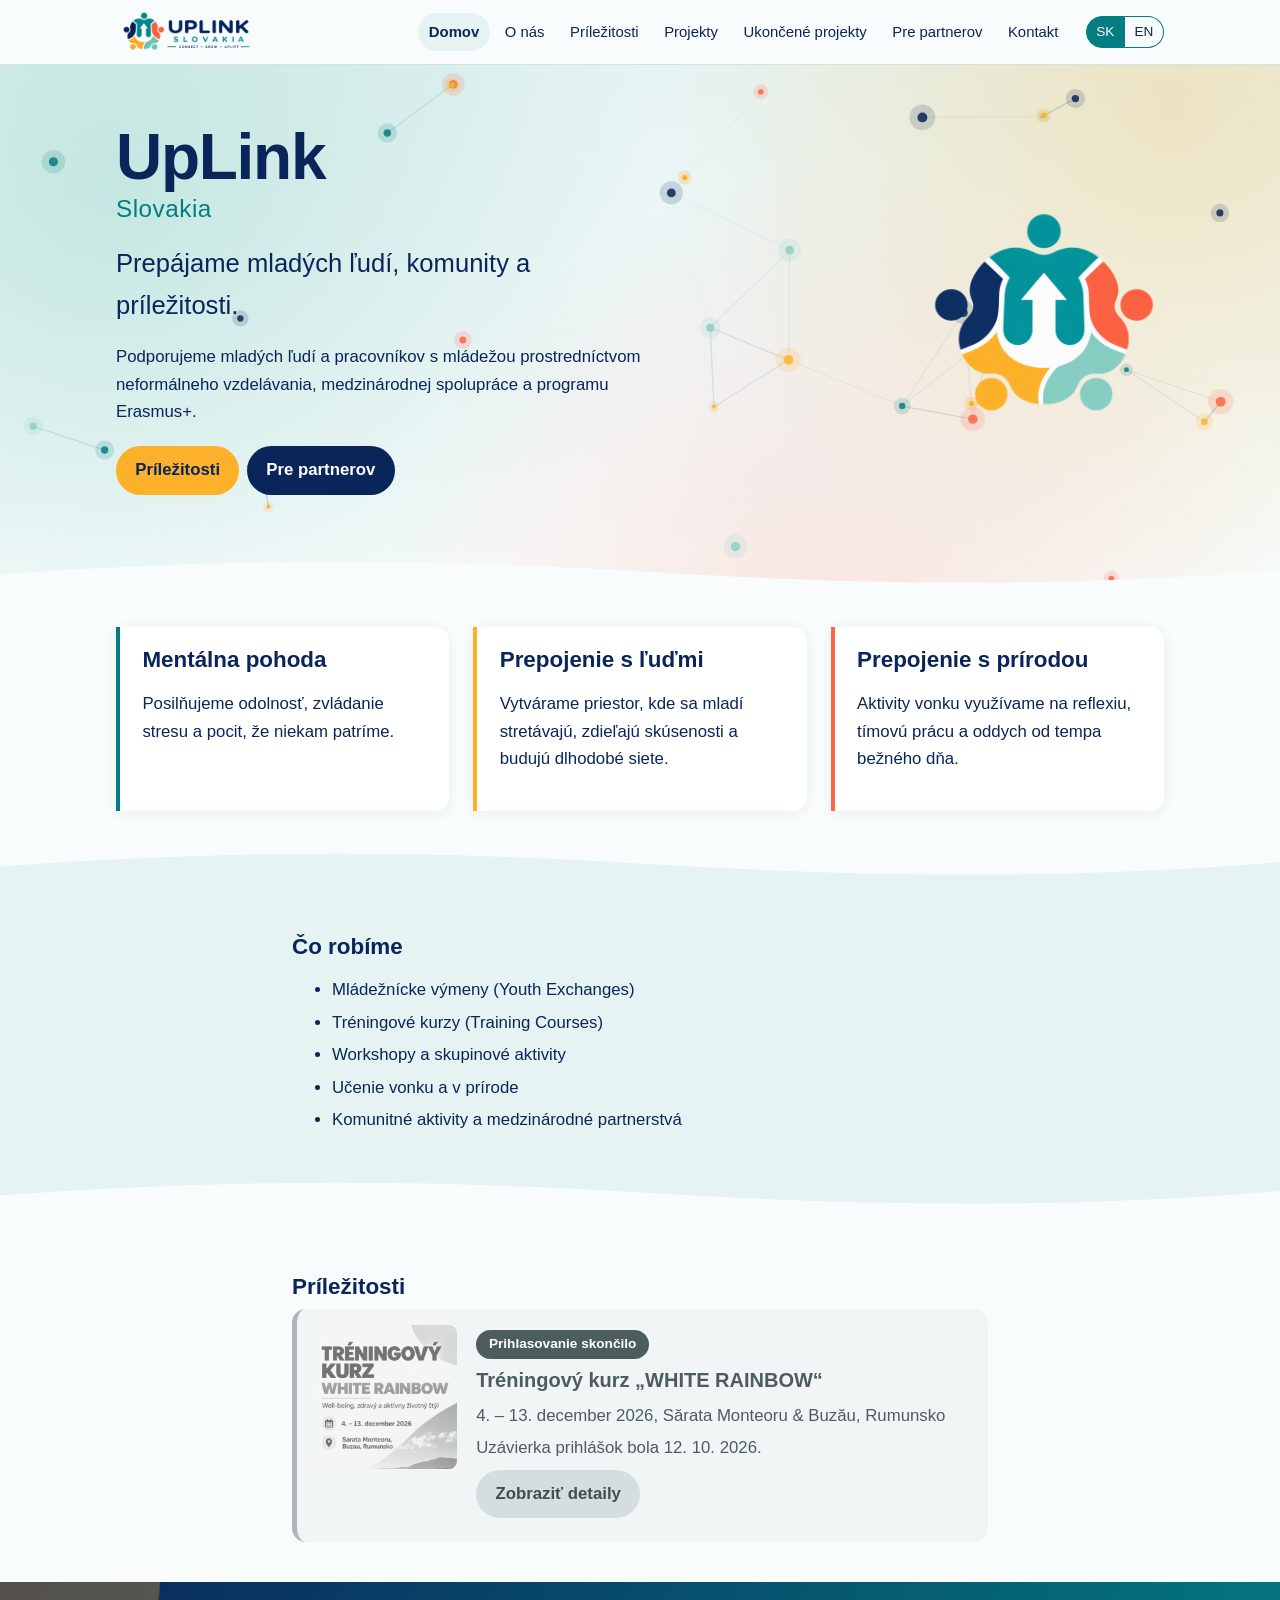
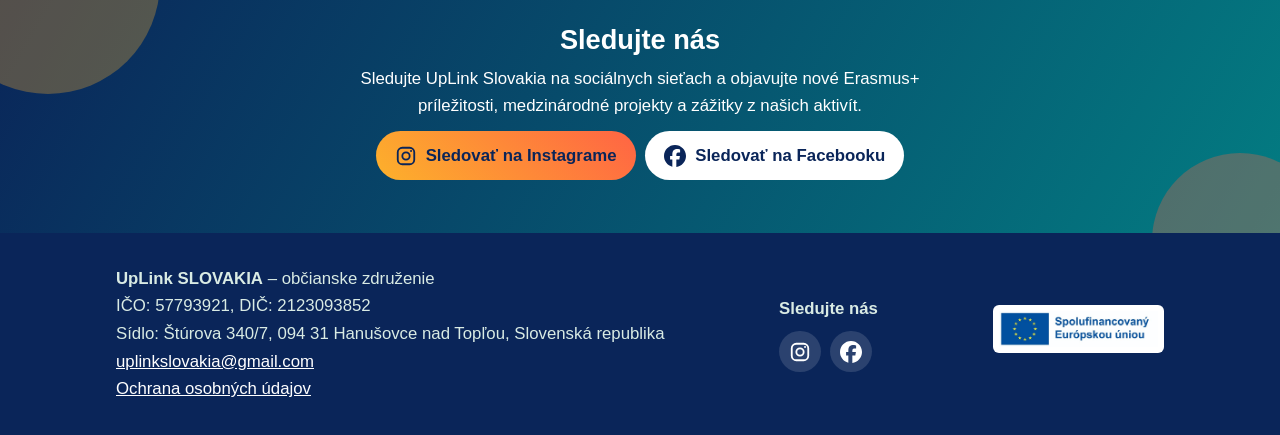
<file: index.html>
<!DOCTYPE html>
<html lang="sk" data-l="sk" data-tsk="Domov | UpLink Slovakia" data-ten="Home | UpLink Slovakia">
<head><meta charset="utf-8"><meta name="viewport" content="width=device-width,initial-scale=1">
<title>Domov | UpLink Slovakia</title><meta name="description" content="UpLink Slovakia zo Slovenska: neformálne vzdelávanie, mentálna pohoda a Erasmus+.">
<link rel="icon" href="/images/favicon.png"><link rel="stylesheet" href="/css/style.css"><script src="/js/site.js"></script></head>
<body><header><div class="wrap bar"><a class="logo" href="/"><img src="/images/logo-full.png" alt="UpLink Slovakia" height="48"></a>
<nav aria-label="Menu"><a href="/" aria-current="page"><span data-sk>Domov</span><span data-en>Home</span></a><a href="/about/"><span data-sk>O nás</span><span data-en>About us</span></a><a href="/opportunities/"><span data-sk>Príležitosti</span><span data-en>Opportunities</span></a><a href="/projects/"><span data-sk>Projekty</span><span data-en>Projects</span></a><a href="/completed-projects/"><span data-sk>Ukončené projekty</span><span data-en>Completed projects</span></a><a href="/partners/"><span data-sk>Pre partnerov</span><span data-en>For partners</span></a><a href="/contact/"><span data-sk>Kontakt</span><span data-en>Contact</span></a></nav>
<div class="lang"><button data-set="sk">SK</button><button data-set="en">EN</button></div></div></header>
<main><section class="hero"><canvas id="net" aria-hidden="true"></canvas><script src="/js/network.js" defer></script><div class="wrap"><div class="ht"><h1 class="brand">UpLink<small>Slovakia</small></h1>
<p class="lead" data-sk>Prepájame mladých ľudí, komunity a príležitosti.</p><p class="lead" data-en>Linking young people, communities and opportunities.</p>
<p class="sub" data-sk>Podporujeme mladých ľudí a pracovníkov s mládežou prostredníctvom neformálneho vzdelávania, medzinárodnej spolupráce a programu Erasmus+.</p><p class="sub" data-en>We support young people and youth workers through non-formal education, international cooperation and Erasmus+.</p>
<p><a class="btn sun" href="/opportunities/"><span data-sk>Príležitosti</span><span data-en>Opportunities</span></a> <a class="btn" href="/partners/"><span data-sk>Pre partnerov</span><span data-en>For partners</span></a></p></div><img class="mark" src="/images/logo-icon.png" alt="" width="240"></div></section>
<section class="s"><div class="wrap"><div class="cols">
<div style="--c:#037c82"><h2 data-sk>Mentálna pohoda</h2><h2 data-en>Mental well-being</h2><p data-sk>Posilňujeme odolnosť, zvládanie stresu a pocit, že niekam patríme.</p><p data-en>We build resilience, stress management and a sense of belonging.</p></div>
<div style="--c:#fdb12b"><h2 data-sk>Prepojenie s ľuďmi</h2><h2 data-en>Connection with people</h2><p data-sk>Vytvárame priestor, kde sa mladí stretávajú, zdieľajú skúsenosti a budujú dlhodobé siete.</p><p data-en>We create spaces where young people meet, share experiences and build lasting networks.</p></div>
<div style="--c:#ff6444"><h2 data-sk>Prepojenie s prírodou</h2><h2 data-en>Connection with nature</h2><p data-sk>Aktivity vonku využívame na reflexiu, tímovú prácu a oddych od tempa bežného dňa.</p><p data-en>We use outdoor activities for reflection, teamwork and a break from everyday pace.</p></div>
</div></div></section>
<section class="s alt"><div class="wrap narrow"><h2 data-sk>Čo robíme</h2><h2 data-en>What we do</h2>
<ul><li><span data-sk>Mládežnícke výmeny (Youth Exchanges)</span><span data-en>Youth Exchanges</span></li><li><span data-sk>Tréningové kurzy (Training Courses)</span><span data-en>Training Courses</span></li><li><span data-sk>Workshopy a skupinové aktivity</span><span data-en>Workshops and group activities</span></li><li><span data-sk>Učenie vonku a v prírode</span><span data-en>Outdoor and nature-based learning</span></li><li><span data-sk>Komunitné aktivity a medzinárodné partnerstvá</span><span data-en>Community activities and international partnerships</span></li></ul></div></section>
<section class="s"><div class="wrap narrow"><h2 data-sk>Príležitosti</h2><h2 data-en>Opportunities</h2>
<article class="opp closed"><div><img data-sk src="/images/white-rainbow-sk.jpg" alt="" loading="lazy"><img data-en src="/images/white-rainbow-en.jpg" alt="" loading="lazy"></div><div><p class="badge"><span data-sk>Prihlasovanie skončilo</span><span data-en>Applications closed</span></p><h3 data-sk>Tréningový kurz „WHITE RAINBOW“</h3><h3 data-en>Training course “WHITE RAINBOW”</h3><p data-sk>4. – 13. december 2026, Sărata Monteoru &amp; Buzău, Rumunsko</p><p data-en>4–13 December 2026, Sărata Monteoru &amp; Buzău, Romania</p><p data-sk>Uzávierka prihlášok bola 12. 10. 2026.</p><p data-en>The application deadline was 12 October 2026.</p><p><a class="btn" href="/opportunities/white-rainbow/"><span data-sk>Zobraziť detaily</span><span data-en>View details</span></a></p></div></article></div></section>
<section class="s soc-s"><div class="wrap narrow"><h2 data-sk>Sledujte nás</h2><h2 data-en>Follow us</h2><p data-sk>Sledujte UpLink Slovakia na sociálnych sieťach a objavujte nové Erasmus+ príležitosti, medzinárodné projekty a zážitky z našich aktivít.</p><p data-en>Follow UpLink Slovakia on social media and discover new Erasmus+ opportunities, international projects and highlights from our activities.</p><p><a class="btn ig" href="https://www.instagram.com/uplinkslovakia/" target="_blank" rel="noopener noreferrer"><svg viewBox="0 0 24 24" width="22" height="22" aria-hidden="true" focusable="false" fill="none" stroke="currentColor" stroke-width="2" stroke-linecap="round" stroke-linejoin="round"><rect x="3" y="3" width="18" height="18" rx="5"/><circle cx="12" cy="12" r="4"/><circle cx="17.5" cy="6.5" r="1.1" fill="currentColor" stroke="none"/></svg><span><span data-sk>Sledovať na Instagrame</span><span data-en>Follow on Instagram</span></span><span class="vh"><span data-sk> (nová karta)</span><span data-en> (opens in a new tab)</span></span></a><a class="btn fb" href="https://www.facebook.com/profile.php?id=61593353863007" target="_blank" rel="noopener noreferrer"><svg viewBox="0 0 24 24" width="22" height="22" aria-hidden="true" focusable="false" fill="currentColor"><path d="M9.101 23.691v-7.98H6.627v-3.667h2.474v-1.58c0-4.085 1.848-5.978 5.858-5.978.401 0 .955.042 1.468.103a8.68 8.68 0 0 1 1.141.195v3.325a8.623 8.623 0 0 0-.653-.036 26.805 26.805 0 0 0-.733-.009c-.707 0-1.259.096-1.675.309a1.686 1.686 0 0 0-.679.622c-.258.42-.374.995-.374 1.752v1.297h3.919l-.386 2.103-.287 1.564h-3.246v8.245C19.396 23.238 24 18.179 24 12.044c0-6.627-5.373-12-12-12s-12 5.373-12 12c0 5.628 3.874 10.35 9.101 11.647Z"/></svg><span><span data-sk>Sledovať na Facebooku</span><span data-en>Follow on Facebook</span></span><span class="vh"><span data-sk> (nová karta)</span><span data-en> (opens in a new tab)</span></span></a></p></div></section></main>
<footer><div class="wrap foot"><div><b>UpLink SLOVAKIA</b> – <span data-sk>občianske združenie</span><span data-en>civic association</span><br>IČO: 57793921, DIČ: 2123093852<br><span data-sk>Sídlo</span><span data-en>Registered office</span>: Štúrova 340/7, 094 31 Hanušovce nad Topľou, <span data-sk>Slovenská republika</span><span data-en>Slovak Republic</span><br><a href="mailto:uplinkslovakia@gmail.com">uplinkslovakia@gmail.com</a><br>
<a href="/privacy/"><span data-sk>Ochrana osobných údajov</span><span data-en>Privacy</span></a></div>
<div class="soc"><b><span data-sk>Sledujte nás</span><span data-en>Follow us</span></b><div class="soclinks"><a class="ic" href="https://www.instagram.com/uplinkslovakia/" target="_blank" rel="noopener noreferrer"><svg viewBox="0 0 24 24" width="22" height="22" aria-hidden="true" focusable="false" fill="none" stroke="currentColor" stroke-width="2" stroke-linecap="round" stroke-linejoin="round"><rect x="3" y="3" width="18" height="18" rx="5"/><circle cx="12" cy="12" r="4"/><circle cx="17.5" cy="6.5" r="1.1" fill="currentColor" stroke="none"/></svg><span class="vh"><span data-sk>Instagram UpLink Slovakia (nová karta)</span><span data-en>UpLink Slovakia on Instagram (new tab)</span></span></a><a class="ic" href="https://www.facebook.com/profile.php?id=61593353863007" target="_blank" rel="noopener noreferrer"><svg viewBox="0 0 24 24" width="22" height="22" aria-hidden="true" focusable="false" fill="currentColor"><path d="M9.101 23.691v-7.98H6.627v-3.667h2.474v-1.58c0-4.085 1.848-5.978 5.858-5.978.401 0 .955.042 1.468.103a8.68 8.68 0 0 1 1.141.195v3.325a8.623 8.623 0 0 0-.653-.036 26.805 26.805 0 0 0-.733-.009c-.707 0-1.259.096-1.675.309a1.686 1.686 0 0 0-.679.622c-.258.42-.374.995-.374 1.752v1.297h3.919l-.386 2.103-.287 1.564h-3.246v8.245C19.396 23.238 24 18.179 24 12.044c0-6.627-5.373-12-12-12s-12 5.373-12 12c0 5.628 3.874 10.35 9.101 11.647Z"/></svg><span class="vh"><span data-sk>Facebook UpLink Slovakia (nová karta)</span><span data-en>UpLink Slovakia on Facebook (new tab)</span></span></a></div></div>
<div class="eu"><img data-sk src="/images/eu-cofunded-sk.jpg" alt="Spolufinancované Európskou úniou" height="48"><img data-en src="/images/eu-cofunded-en.jpg" alt="Co-funded by the European Union" height="48"></div></div></footer></body></html>
</file>
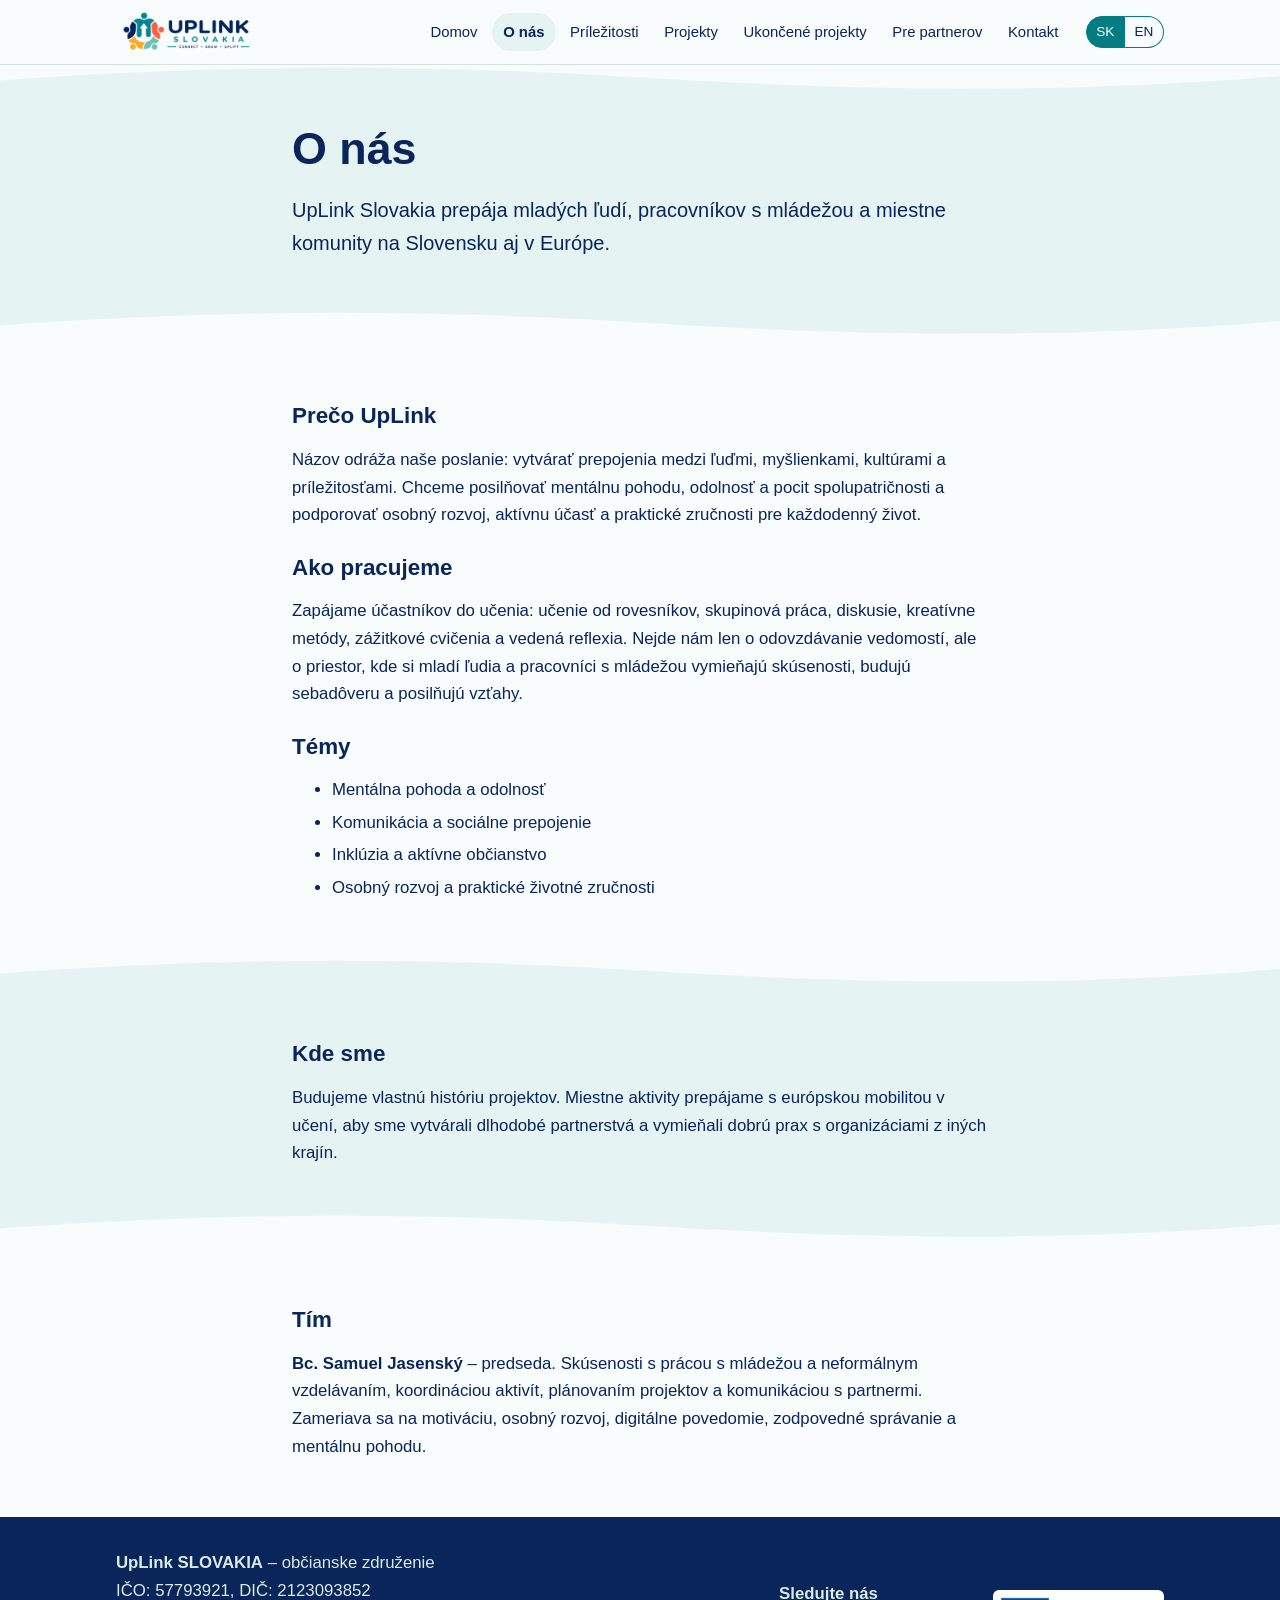
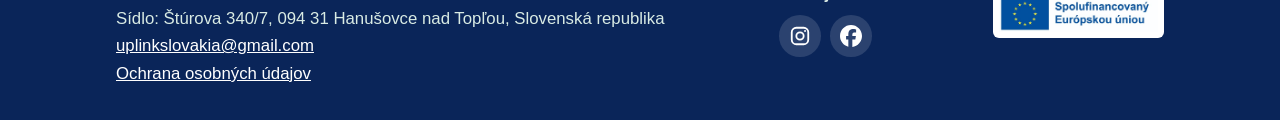
<file: about/index.html>
<!DOCTYPE html>
<html lang="sk" data-l="sk" data-tsk="O nás | UpLink Slovakia" data-ten="About us | UpLink Slovakia">
<head><meta charset="utf-8"><meta name="viewport" content="width=device-width,initial-scale=1">
<title>O nás | UpLink Slovakia</title><meta name="description" content="O organizácii UpLink Slovakia: poslanie, spôsob práce, témy a tím.">
<link rel="icon" href="/images/favicon.png"><link rel="stylesheet" href="/css/style.css"><script src="/js/site.js"></script></head>
<body><header><div class="wrap bar"><a class="logo" href="/"><img src="/images/logo-full.png" alt="UpLink Slovakia" height="48"></a>
<nav aria-label="Menu"><a href="/"><span data-sk>Domov</span><span data-en>Home</span></a><a href="/about/" aria-current="page"><span data-sk>O nás</span><span data-en>About us</span></a><a href="/opportunities/"><span data-sk>Príležitosti</span><span data-en>Opportunities</span></a><a href="/projects/"><span data-sk>Projekty</span><span data-en>Projects</span></a><a href="/completed-projects/"><span data-sk>Ukončené projekty</span><span data-en>Completed projects</span></a><a href="/partners/"><span data-sk>Pre partnerov</span><span data-en>For partners</span></a><a href="/contact/"><span data-sk>Kontakt</span><span data-en>Contact</span></a></nav>
<div class="lang"><button data-set="sk">SK</button><button data-set="en">EN</button></div></div></header>
<main><section class="s alt"><div class="wrap narrow"><h1 data-sk>O nás</h1><h1 data-en>About us</h1><p class="lead"><span data-sk>UpLink Slovakia prepája mladých ľudí, pracovníkov s mládežou a miestne komunity na Slovensku aj v Európe.</span><span data-en>UpLink Slovakia connects young people, youth workers and local communities in Slovakia and across Europe.</span></p></div></section><section class="s"><div class="wrap narrow"><h2 data-sk>Prečo UpLink</h2><h2 data-en>Why UpLink</h2><p data-sk>Názov odráža naše poslanie: vytvárať prepojenia medzi ľuďmi, myšlienkami, kultúrami a príležitosťami. Chceme posilňovať mentálnu pohodu, odolnosť a pocit spolupatričnosti a podporovať osobný rozvoj, aktívnu účasť a praktické zručnosti pre každodenný život.</p><p data-en>The name reflects our mission: creating links between people, ideas, cultures and opportunities. We want to strengthen mental well-being, resilience and belonging, and support personal growth, active participation and practical life skills.</p><h2 data-sk>Ako pracujeme</h2><h2 data-en>How we work</h2><p data-sk>Zapájame účastníkov do učenia: učenie od rovesníkov, skupinová práca, diskusie, kreatívne metódy, zážitkové cvičenia a vedená reflexia. Nejde nám len o odovzdávanie vedomostí, ale o priestor, kde si mladí ľudia a pracovníci s mládežou vymieňajú skúsenosti, budujú sebadôveru a posilňujú vzťahy.</p><p data-en>Participants are actively involved in learning: peer learning, group work, discussions, creative methods, experiential exercises and guided reflection. We aim not only to transfer knowledge but to create space where young people and youth workers share experiences, build confidence and strengthen relationships.</p><h2 data-sk>Témy</h2><h2 data-en>Topics</h2><ul><li><span data-sk>Mentálna pohoda a odolnosť</span><span data-en>Mental well-being and resilience</span></li><li><span data-sk>Komunikácia a sociálne prepojenie</span><span data-en>Communication and social connection</span></li><li><span data-sk>Inklúzia a aktívne občianstvo</span><span data-en>Inclusion and active citizenship</span></li><li><span data-sk>Osobný rozvoj a praktické životné zručnosti</span><span data-en>Personal development and practical life skills</span></li></ul></div></section><section class="s alt"><div class="wrap narrow"><h2 data-sk>Kde sme</h2><h2 data-en>Where we are</h2><p data-sk>Budujeme vlastnú históriu projektov. Miestne aktivity prepájame s európskou mobilitou v učení, aby sme vytvárali dlhodobé partnerstvá a vymieňali dobrú prax s organizáciami z iných krajín.</p><p data-en>We are building our own project track record. We connect local activities with European learning mobility to build long-term partnerships and exchange good practice with organisations from other countries.</p></div></section><section class="s"><div class="wrap narrow"><h2 data-sk>Tím</h2><h2 data-en>Team</h2><p data-sk><b>Bc. Samuel Jasenský</b> – predseda. Skúsenosti s prácou s mládežou a neformálnym vzdelávaním, koordináciou aktivít, plánovaním projektov a komunikáciou s partnermi. Zameriava sa na motiváciu, osobný rozvoj, digitálne povedomie, zodpovedné správanie a mentálnu pohodu.</p><p data-en><b>Bc. Samuel Jasenský</b> – chairman. Experience in youth work, non-formal education, coordinating activities, project planning and communication with partners. Focus on motivation, personal development, digital awareness, responsible behaviour and well-being.</p></div></section></main>
<footer><div class="wrap foot"><div><b>UpLink SLOVAKIA</b> – <span data-sk>občianske združenie</span><span data-en>civic association</span><br>IČO: 57793921, DIČ: 2123093852<br><span data-sk>Sídlo</span><span data-en>Registered office</span>: Štúrova 340/7, 094 31 Hanušovce nad Topľou, <span data-sk>Slovenská republika</span><span data-en>Slovak Republic</span><br><a href="mailto:uplinkslovakia@gmail.com">uplinkslovakia@gmail.com</a><br>
<a href="/privacy/"><span data-sk>Ochrana osobných údajov</span><span data-en>Privacy</span></a></div>
<div class="soc"><b><span data-sk>Sledujte nás</span><span data-en>Follow us</span></b><div class="soclinks"><a class="ic" href="https://www.instagram.com/uplinkslovakia/" target="_blank" rel="noopener noreferrer"><svg viewBox="0 0 24 24" width="22" height="22" aria-hidden="true" focusable="false" fill="none" stroke="currentColor" stroke-width="2" stroke-linecap="round" stroke-linejoin="round"><rect x="3" y="3" width="18" height="18" rx="5"/><circle cx="12" cy="12" r="4"/><circle cx="17.5" cy="6.5" r="1.1" fill="currentColor" stroke="none"/></svg><span class="vh"><span data-sk>Instagram UpLink Slovakia (nová karta)</span><span data-en>UpLink Slovakia on Instagram (new tab)</span></span></a><a class="ic" href="https://www.facebook.com/profile.php?id=61593353863007" target="_blank" rel="noopener noreferrer"><svg viewBox="0 0 24 24" width="22" height="22" aria-hidden="true" focusable="false" fill="currentColor"><path d="M9.101 23.691v-7.98H6.627v-3.667h2.474v-1.58c0-4.085 1.848-5.978 5.858-5.978.401 0 .955.042 1.468.103a8.68 8.68 0 0 1 1.141.195v3.325a8.623 8.623 0 0 0-.653-.036 26.805 26.805 0 0 0-.733-.009c-.707 0-1.259.096-1.675.309a1.686 1.686 0 0 0-.679.622c-.258.42-.374.995-.374 1.752v1.297h3.919l-.386 2.103-.287 1.564h-3.246v8.245C19.396 23.238 24 18.179 24 12.044c0-6.627-5.373-12-12-12s-12 5.373-12 12c0 5.628 3.874 10.35 9.101 11.647Z"/></svg><span class="vh"><span data-sk>Facebook UpLink Slovakia (nová karta)</span><span data-en>UpLink Slovakia on Facebook (new tab)</span></span></a></div></div>
<div class="eu"><img data-sk src="/images/eu-cofunded-sk.jpg" alt="Spolufinancované Európskou úniou" height="48"><img data-en src="/images/eu-cofunded-en.jpg" alt="Co-funded by the European Union" height="48"></div></div></footer></body></html>
</file>
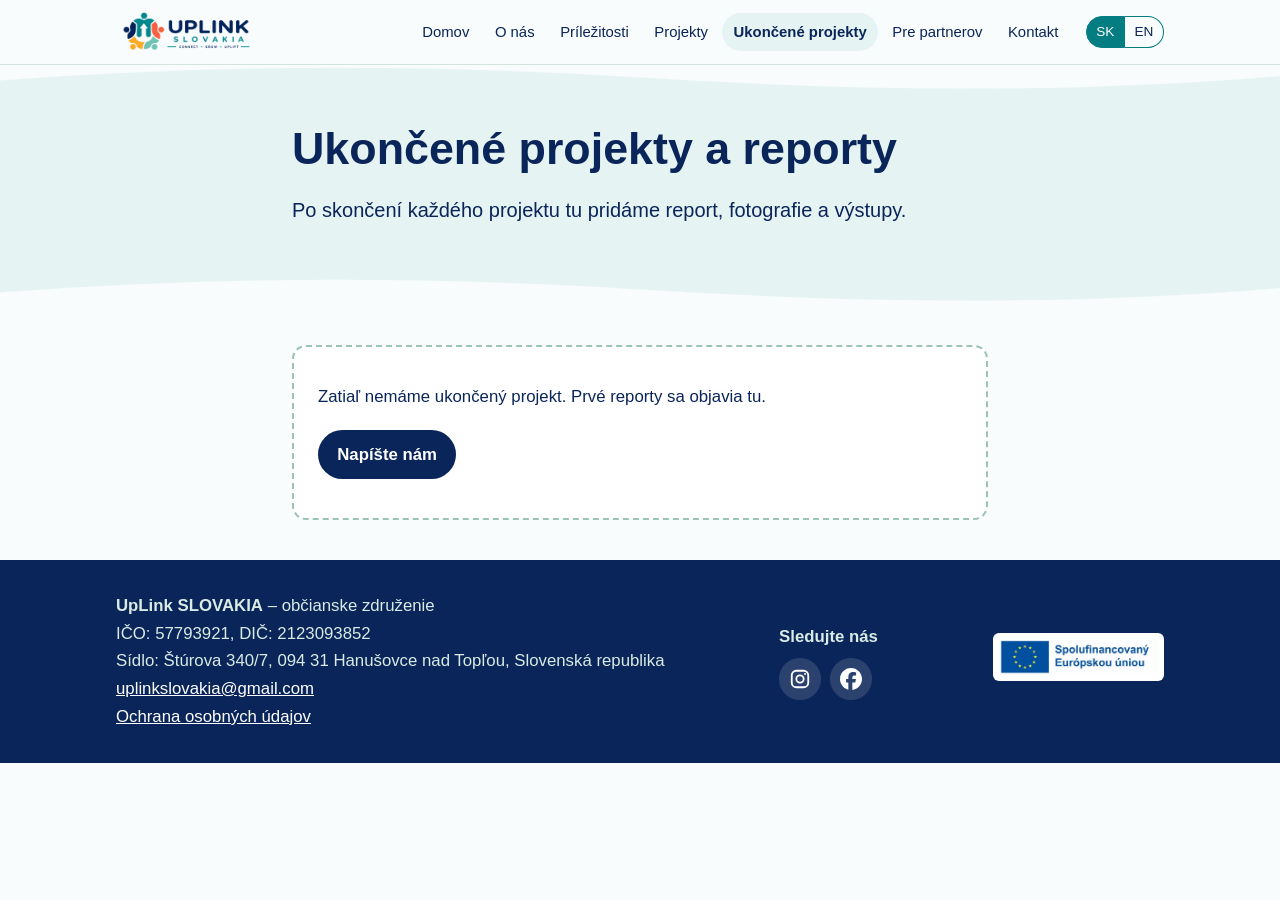
<file: completed-projects/index.html>
<!DOCTYPE html>
<html lang="sk" data-l="sk" data-tsk="Ukončené projekty | UpLink Slovakia" data-ten="Completed projects | UpLink Slovakia">
<head><meta charset="utf-8"><meta name="viewport" content="width=device-width,initial-scale=1">
<title>Ukončené projekty | UpLink Slovakia</title><meta name="description" content="Ukončené projekty a reporty UpLink Slovakia.">
<link rel="icon" href="/images/favicon.png"><link rel="stylesheet" href="/css/style.css"><script src="/js/site.js"></script></head>
<body><header><div class="wrap bar"><a class="logo" href="/"><img src="/images/logo-full.png" alt="UpLink Slovakia" height="48"></a>
<nav aria-label="Menu"><a href="/"><span data-sk>Domov</span><span data-en>Home</span></a><a href="/about/"><span data-sk>O nás</span><span data-en>About us</span></a><a href="/opportunities/"><span data-sk>Príležitosti</span><span data-en>Opportunities</span></a><a href="/projects/"><span data-sk>Projekty</span><span data-en>Projects</span></a><a href="/completed-projects/" aria-current="page"><span data-sk>Ukončené projekty</span><span data-en>Completed projects</span></a><a href="/partners/"><span data-sk>Pre partnerov</span><span data-en>For partners</span></a><a href="/contact/"><span data-sk>Kontakt</span><span data-en>Contact</span></a></nav>
<div class="lang"><button data-set="sk">SK</button><button data-set="en">EN</button></div></div></header>
<main><section class="s alt"><div class="wrap narrow"><h1 data-sk>Ukončené projekty a reporty</h1><h1 data-en>Completed projects and reports</h1><p class="lead"><span data-sk>Po skončení každého projektu tu pridáme report, fotografie a výstupy.</span><span data-en>After each project ends, we will add its report, photos and outputs here.</span></p></div></section><section class="s"><div class="wrap narrow"><div class="empty"><p data-sk>Zatiaľ nemáme ukončený projekt. Prvé reporty sa objavia tu.</p><p data-en>We have no completed project yet. The first reports will appear here.</p><p><a class="btn" href="mailto:uplinkslovakia@gmail.com"><span data-sk>Napíšte nám</span><span data-en>Write to us</span></a></p></div></div></section></main>
<footer><div class="wrap foot"><div><b>UpLink SLOVAKIA</b> – <span data-sk>občianske združenie</span><span data-en>civic association</span><br>IČO: 57793921, DIČ: 2123093852<br><span data-sk>Sídlo</span><span data-en>Registered office</span>: Štúrova 340/7, 094 31 Hanušovce nad Topľou, <span data-sk>Slovenská republika</span><span data-en>Slovak Republic</span><br><a href="mailto:uplinkslovakia@gmail.com">uplinkslovakia@gmail.com</a><br>
<a href="/privacy/"><span data-sk>Ochrana osobných údajov</span><span data-en>Privacy</span></a></div>
<div class="soc"><b><span data-sk>Sledujte nás</span><span data-en>Follow us</span></b><div class="soclinks"><a class="ic" href="https://www.instagram.com/uplinkslovakia/" target="_blank" rel="noopener noreferrer"><svg viewBox="0 0 24 24" width="22" height="22" aria-hidden="true" focusable="false" fill="none" stroke="currentColor" stroke-width="2" stroke-linecap="round" stroke-linejoin="round"><rect x="3" y="3" width="18" height="18" rx="5"/><circle cx="12" cy="12" r="4"/><circle cx="17.5" cy="6.5" r="1.1" fill="currentColor" stroke="none"/></svg><span class="vh"><span data-sk>Instagram UpLink Slovakia (nová karta)</span><span data-en>UpLink Slovakia on Instagram (new tab)</span></span></a><a class="ic" href="https://www.facebook.com/profile.php?id=61593353863007" target="_blank" rel="noopener noreferrer"><svg viewBox="0 0 24 24" width="22" height="22" aria-hidden="true" focusable="false" fill="currentColor"><path d="M9.101 23.691v-7.98H6.627v-3.667h2.474v-1.58c0-4.085 1.848-5.978 5.858-5.978.401 0 .955.042 1.468.103a8.68 8.68 0 0 1 1.141.195v3.325a8.623 8.623 0 0 0-.653-.036 26.805 26.805 0 0 0-.733-.009c-.707 0-1.259.096-1.675.309a1.686 1.686 0 0 0-.679.622c-.258.42-.374.995-.374 1.752v1.297h3.919l-.386 2.103-.287 1.564h-3.246v8.245C19.396 23.238 24 18.179 24 12.044c0-6.627-5.373-12-12-12s-12 5.373-12 12c0 5.628 3.874 10.35 9.101 11.647Z"/></svg><span class="vh"><span data-sk>Facebook UpLink Slovakia (nová karta)</span><span data-en>UpLink Slovakia on Facebook (new tab)</span></span></a></div></div>
<div class="eu"><img data-sk src="/images/eu-cofunded-sk.jpg" alt="Spolufinancované Európskou úniou" height="48"><img data-en src="/images/eu-cofunded-en.jpg" alt="Co-funded by the European Union" height="48"></div></div></footer></body></html>
</file>
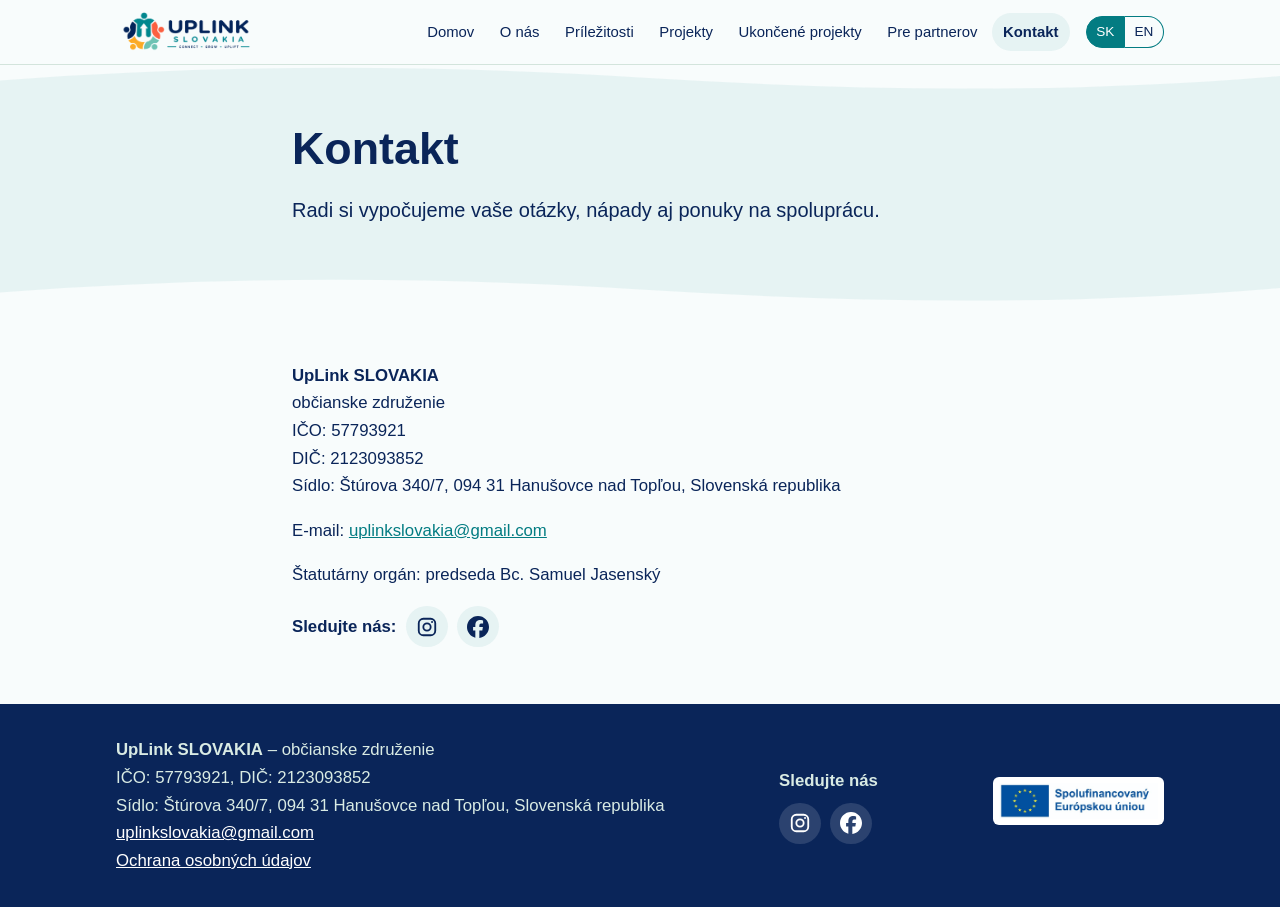
<file: contact/index.html>
<!DOCTYPE html>
<html lang="sk" data-l="sk" data-tsk="Kontakt | UpLink Slovakia" data-ten="Contact | UpLink Slovakia">
<head><meta charset="utf-8"><meta name="viewport" content="width=device-width,initial-scale=1">
<title>Kontakt | UpLink Slovakia</title><meta name="description" content="Kontakt na UpLink Slovakia.">
<link rel="icon" href="/images/favicon.png"><link rel="stylesheet" href="/css/style.css"><script src="/js/site.js"></script></head>
<body><header><div class="wrap bar"><a class="logo" href="/"><img src="/images/logo-full.png" alt="UpLink Slovakia" height="48"></a>
<nav aria-label="Menu"><a href="/"><span data-sk>Domov</span><span data-en>Home</span></a><a href="/about/"><span data-sk>O nás</span><span data-en>About us</span></a><a href="/opportunities/"><span data-sk>Príležitosti</span><span data-en>Opportunities</span></a><a href="/projects/"><span data-sk>Projekty</span><span data-en>Projects</span></a><a href="/completed-projects/"><span data-sk>Ukončené projekty</span><span data-en>Completed projects</span></a><a href="/partners/"><span data-sk>Pre partnerov</span><span data-en>For partners</span></a><a href="/contact/" aria-current="page"><span data-sk>Kontakt</span><span data-en>Contact</span></a></nav>
<div class="lang"><button data-set="sk">SK</button><button data-set="en">EN</button></div></div></header>
<main><section class="s alt"><div class="wrap narrow"><h1 data-sk>Kontakt</h1><h1 data-en>Contact</h1><p class="lead"><span data-sk>Radi si vypočujeme vaše otázky, nápady aj ponuky na spoluprácu.</span><span data-en>We would love to hear your questions, ideas and cooperation offers.</span></p></div></section><section class="s"><div class="wrap narrow"><p><b>UpLink SLOVAKIA</b><br><span data-sk>občianske združenie</span><span data-en>civic association</span><br>IČO: 57793921<br>DIČ: 2123093852<br><span data-sk>Sídlo</span><span data-en>Registered office</span>: Štúrova 340/7, 094 31 Hanušovce nad Topľou, <span data-sk>Slovenská republika</span><span data-en>Slovak Republic</span></p><p>E-mail: <a href="mailto:uplinkslovakia@gmail.com">uplinkslovakia@gmail.com</a></p><p data-sk>Štatutárny orgán: predseda Bc. Samuel Jasenský</p><p data-en>Statutory body: chairman Bc. Samuel Jasenský</p><p class="socrow"><b><span data-sk>Sledujte nás</span><span data-en>Follow us</span>:</b> <a class="ic dk" href="https://www.instagram.com/uplinkslovakia/" target="_blank" rel="noopener noreferrer"><svg viewBox="0 0 24 24" width="22" height="22" aria-hidden="true" focusable="false" fill="none" stroke="currentColor" stroke-width="2" stroke-linecap="round" stroke-linejoin="round"><rect x="3" y="3" width="18" height="18" rx="5"/><circle cx="12" cy="12" r="4"/><circle cx="17.5" cy="6.5" r="1.1" fill="currentColor" stroke="none"/></svg><span class="vh"><span data-sk>Instagram UpLink Slovakia (nová karta)</span><span data-en>UpLink Slovakia on Instagram (new tab)</span></span></a><a class="ic dk" href="https://www.facebook.com/profile.php?id=61593353863007" target="_blank" rel="noopener noreferrer"><svg viewBox="0 0 24 24" width="22" height="22" aria-hidden="true" focusable="false" fill="currentColor"><path d="M9.101 23.691v-7.98H6.627v-3.667h2.474v-1.58c0-4.085 1.848-5.978 5.858-5.978.401 0 .955.042 1.468.103a8.68 8.68 0 0 1 1.141.195v3.325a8.623 8.623 0 0 0-.653-.036 26.805 26.805 0 0 0-.733-.009c-.707 0-1.259.096-1.675.309a1.686 1.686 0 0 0-.679.622c-.258.42-.374.995-.374 1.752v1.297h3.919l-.386 2.103-.287 1.564h-3.246v8.245C19.396 23.238 24 18.179 24 12.044c0-6.627-5.373-12-12-12s-12 5.373-12 12c0 5.628 3.874 10.35 9.101 11.647Z"/></svg><span class="vh"><span data-sk>Facebook UpLink Slovakia (nová karta)</span><span data-en>UpLink Slovakia on Facebook (new tab)</span></span></a></p></div></section></main>
<footer><div class="wrap foot"><div><b>UpLink SLOVAKIA</b> – <span data-sk>občianske združenie</span><span data-en>civic association</span><br>IČO: 57793921, DIČ: 2123093852<br><span data-sk>Sídlo</span><span data-en>Registered office</span>: Štúrova 340/7, 094 31 Hanušovce nad Topľou, <span data-sk>Slovenská republika</span><span data-en>Slovak Republic</span><br><a href="mailto:uplinkslovakia@gmail.com">uplinkslovakia@gmail.com</a><br>
<a href="/privacy/"><span data-sk>Ochrana osobných údajov</span><span data-en>Privacy</span></a></div>
<div class="soc"><b><span data-sk>Sledujte nás</span><span data-en>Follow us</span></b><div class="soclinks"><a class="ic" href="https://www.instagram.com/uplinkslovakia/" target="_blank" rel="noopener noreferrer"><svg viewBox="0 0 24 24" width="22" height="22" aria-hidden="true" focusable="false" fill="none" stroke="currentColor" stroke-width="2" stroke-linecap="round" stroke-linejoin="round"><rect x="3" y="3" width="18" height="18" rx="5"/><circle cx="12" cy="12" r="4"/><circle cx="17.5" cy="6.5" r="1.1" fill="currentColor" stroke="none"/></svg><span class="vh"><span data-sk>Instagram UpLink Slovakia (nová karta)</span><span data-en>UpLink Slovakia on Instagram (new tab)</span></span></a><a class="ic" href="https://www.facebook.com/profile.php?id=61593353863007" target="_blank" rel="noopener noreferrer"><svg viewBox="0 0 24 24" width="22" height="22" aria-hidden="true" focusable="false" fill="currentColor"><path d="M9.101 23.691v-7.98H6.627v-3.667h2.474v-1.58c0-4.085 1.848-5.978 5.858-5.978.401 0 .955.042 1.468.103a8.68 8.68 0 0 1 1.141.195v3.325a8.623 8.623 0 0 0-.653-.036 26.805 26.805 0 0 0-.733-.009c-.707 0-1.259.096-1.675.309a1.686 1.686 0 0 0-.679.622c-.258.42-.374.995-.374 1.752v1.297h3.919l-.386 2.103-.287 1.564h-3.246v8.245C19.396 23.238 24 18.179 24 12.044c0-6.627-5.373-12-12-12s-12 5.373-12 12c0 5.628 3.874 10.35 9.101 11.647Z"/></svg><span class="vh"><span data-sk>Facebook UpLink Slovakia (nová karta)</span><span data-en>UpLink Slovakia on Facebook (new tab)</span></span></a></div></div>
<div class="eu"><img data-sk src="/images/eu-cofunded-sk.jpg" alt="Spolufinancované Európskou úniou" height="48"><img data-en src="/images/eu-cofunded-en.jpg" alt="Co-funded by the European Union" height="48"></div></div></footer></body></html>
</file>
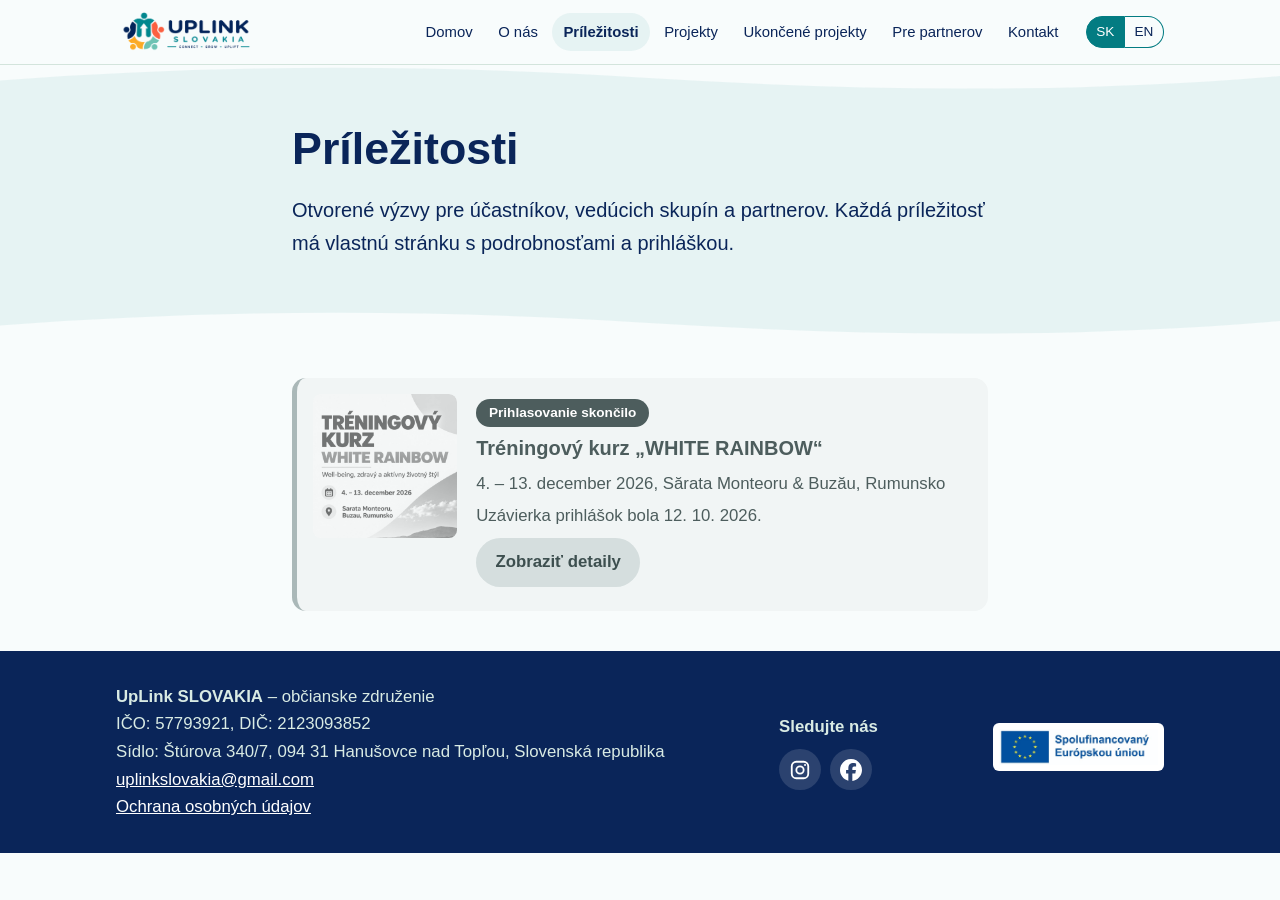
<file: opportunities/index.html>
<!DOCTYPE html>
<html lang="sk" data-l="sk" data-tsk="Príležitosti | UpLink Slovakia" data-ten="Opportunities | UpLink Slovakia">
<head><meta charset="utf-8"><meta name="viewport" content="width=device-width,initial-scale=1">
<title>Príležitosti | UpLink Slovakia</title><meta name="description" content="Otvorené príležitosti UpLink Slovakia.">
<link rel="icon" href="/images/favicon.png"><link rel="stylesheet" href="/css/style.css"><script src="/js/site.js"></script></head>
<body><header><div class="wrap bar"><a class="logo" href="/"><img src="/images/logo-full.png" alt="UpLink Slovakia" height="48"></a>
<nav aria-label="Menu"><a href="/"><span data-sk>Domov</span><span data-en>Home</span></a><a href="/about/"><span data-sk>O nás</span><span data-en>About us</span></a><a href="/opportunities/" aria-current="page"><span data-sk>Príležitosti</span><span data-en>Opportunities</span></a><a href="/projects/"><span data-sk>Projekty</span><span data-en>Projects</span></a><a href="/completed-projects/"><span data-sk>Ukončené projekty</span><span data-en>Completed projects</span></a><a href="/partners/"><span data-sk>Pre partnerov</span><span data-en>For partners</span></a><a href="/contact/"><span data-sk>Kontakt</span><span data-en>Contact</span></a></nav>
<div class="lang"><button data-set="sk">SK</button><button data-set="en">EN</button></div></div></header>
<main><section class="s alt"><div class="wrap narrow"><h1 data-sk>Príležitosti</h1><h1 data-en>Opportunities</h1><p class="lead"><span data-sk>Otvorené výzvy pre účastníkov, vedúcich skupín a partnerov. Každá príležitosť má vlastnú stránku s podrobnosťami a prihláškou.</span><span data-en>Open calls for participants, group leaders and partners. Each opportunity has its own page with details and application.</span></p></div></section><section class="s"><div class="wrap narrow"><article class="opp closed"><div><img data-sk src="/images/white-rainbow-sk.jpg" alt="" loading="lazy"><img data-en src="/images/white-rainbow-en.jpg" alt="" loading="lazy"></div><div><p class="badge"><span data-sk>Prihlasovanie skončilo</span><span data-en>Applications closed</span></p><h3 data-sk>Tréningový kurz „WHITE RAINBOW“</h3><h3 data-en>Training course “WHITE RAINBOW”</h3><p data-sk>4. – 13. december 2026, Sărata Monteoru &amp; Buzău, Rumunsko</p><p data-en>4–13 December 2026, Sărata Monteoru &amp; Buzău, Romania</p><p data-sk>Uzávierka prihlášok bola 12. 10. 2026.</p><p data-en>The application deadline was 12 October 2026.</p><p><a class="btn" href="/opportunities/white-rainbow/"><span data-sk>Zobraziť detaily</span><span data-en>View details</span></a></p></div></article></div></section></main>
<footer><div class="wrap foot"><div><b>UpLink SLOVAKIA</b> – <span data-sk>občianske združenie</span><span data-en>civic association</span><br>IČO: 57793921, DIČ: 2123093852<br><span data-sk>Sídlo</span><span data-en>Registered office</span>: Štúrova 340/7, 094 31 Hanušovce nad Topľou, <span data-sk>Slovenská republika</span><span data-en>Slovak Republic</span><br><a href="mailto:uplinkslovakia@gmail.com">uplinkslovakia@gmail.com</a><br>
<a href="/privacy/"><span data-sk>Ochrana osobných údajov</span><span data-en>Privacy</span></a></div>
<div class="soc"><b><span data-sk>Sledujte nás</span><span data-en>Follow us</span></b><div class="soclinks"><a class="ic" href="https://www.instagram.com/uplinkslovakia/" target="_blank" rel="noopener noreferrer"><svg viewBox="0 0 24 24" width="22" height="22" aria-hidden="true" focusable="false" fill="none" stroke="currentColor" stroke-width="2" stroke-linecap="round" stroke-linejoin="round"><rect x="3" y="3" width="18" height="18" rx="5"/><circle cx="12" cy="12" r="4"/><circle cx="17.5" cy="6.5" r="1.1" fill="currentColor" stroke="none"/></svg><span class="vh"><span data-sk>Instagram UpLink Slovakia (nová karta)</span><span data-en>UpLink Slovakia on Instagram (new tab)</span></span></a><a class="ic" href="https://www.facebook.com/profile.php?id=61593353863007" target="_blank" rel="noopener noreferrer"><svg viewBox="0 0 24 24" width="22" height="22" aria-hidden="true" focusable="false" fill="currentColor"><path d="M9.101 23.691v-7.98H6.627v-3.667h2.474v-1.58c0-4.085 1.848-5.978 5.858-5.978.401 0 .955.042 1.468.103a8.68 8.68 0 0 1 1.141.195v3.325a8.623 8.623 0 0 0-.653-.036 26.805 26.805 0 0 0-.733-.009c-.707 0-1.259.096-1.675.309a1.686 1.686 0 0 0-.679.622c-.258.42-.374.995-.374 1.752v1.297h3.919l-.386 2.103-.287 1.564h-3.246v8.245C19.396 23.238 24 18.179 24 12.044c0-6.627-5.373-12-12-12s-12 5.373-12 12c0 5.628 3.874 10.35 9.101 11.647Z"/></svg><span class="vh"><span data-sk>Facebook UpLink Slovakia (nová karta)</span><span data-en>UpLink Slovakia on Facebook (new tab)</span></span></a></div></div>
<div class="eu"><img data-sk src="/images/eu-cofunded-sk.jpg" alt="Spolufinancované Európskou úniou" height="48"><img data-en src="/images/eu-cofunded-en.jpg" alt="Co-funded by the European Union" height="48"></div></div></footer></body></html>
</file>
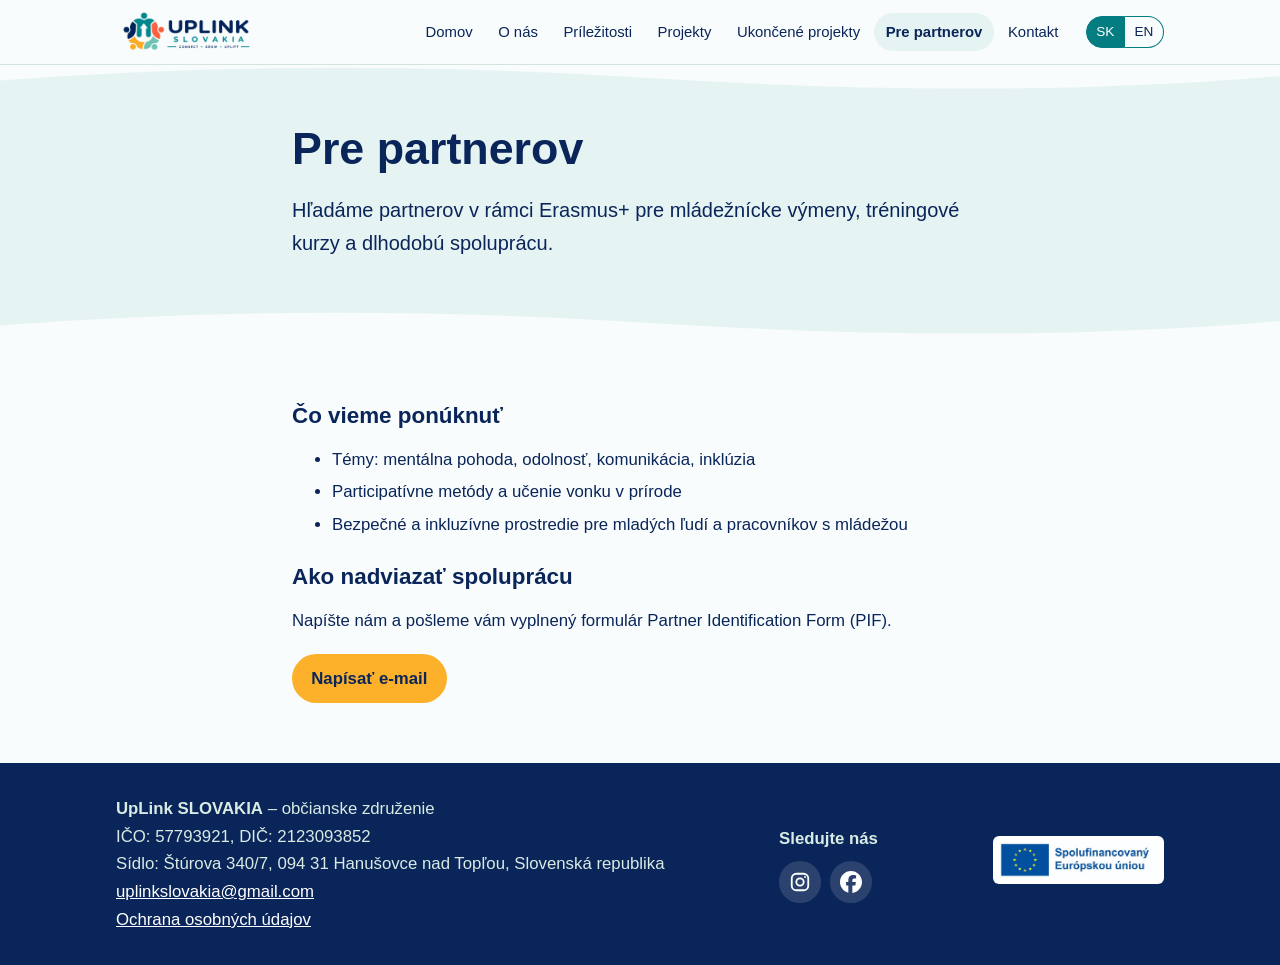
<file: partners/index.html>
<!DOCTYPE html>
<html lang="sk" data-l="sk" data-tsk="Pre partnerov | UpLink Slovakia" data-ten="For partners | UpLink Slovakia">
<head><meta charset="utf-8"><meta name="viewport" content="width=device-width,initial-scale=1">
<title>Pre partnerov | UpLink Slovakia</title><meta name="description" content="UpLink Slovakia hľadá partnerov v programe Erasmus+.">
<link rel="icon" href="/images/favicon.png"><link rel="stylesheet" href="/css/style.css"><script src="/js/site.js"></script></head>
<body><header><div class="wrap bar"><a class="logo" href="/"><img src="/images/logo-full.png" alt="UpLink Slovakia" height="48"></a>
<nav aria-label="Menu"><a href="/"><span data-sk>Domov</span><span data-en>Home</span></a><a href="/about/"><span data-sk>O nás</span><span data-en>About us</span></a><a href="/opportunities/"><span data-sk>Príležitosti</span><span data-en>Opportunities</span></a><a href="/projects/"><span data-sk>Projekty</span><span data-en>Projects</span></a><a href="/completed-projects/"><span data-sk>Ukončené projekty</span><span data-en>Completed projects</span></a><a href="/partners/" aria-current="page"><span data-sk>Pre partnerov</span><span data-en>For partners</span></a><a href="/contact/"><span data-sk>Kontakt</span><span data-en>Contact</span></a></nav>
<div class="lang"><button data-set="sk">SK</button><button data-set="en">EN</button></div></div></header>
<main><section class="s alt"><div class="wrap narrow"><h1 data-sk>Pre partnerov</h1><h1 data-en>For partners</h1><p class="lead"><span data-sk>Hľadáme partnerov v rámci Erasmus+ pre mládežnícke výmeny, tréningové kurzy a dlhodobú spoluprácu.</span><span data-en>We are looking for Erasmus+ partners for Youth Exchanges, Training Courses and long-term cooperation.</span></p></div></section><section class="s"><div class="wrap narrow"><h2 data-sk>Čo vieme ponúknuť</h2><h2 data-en>What we can offer</h2><ul><li><span data-sk>Témy: mentálna pohoda, odolnosť, komunikácia, inklúzia</span><span data-en>Topics: well-being, resilience, communication, inclusion</span></li><li><span data-sk>Participatívne metódy a učenie vonku v prírode</span><span data-en>Participatory methods and nature-based learning</span></li><li><span data-sk>Bezpečné a inkluzívne prostredie pre mladých ľudí a pracovníkov s mládežou</span><span data-en>A safe, inclusive environment for young people and youth workers</span></li></ul><h2 data-sk>Ako nadviazať spoluprácu</h2><h2 data-en>How to start</h2><p data-sk>Napíšte nám a pošleme vám vyplnený formulár Partner Identification Form (PIF).</p><p data-en>Write to us and we will send you our Partner Identification Form (PIF).</p><p><a class="btn sun" href="mailto:uplinkslovakia@gmail.com"><span data-sk>Napísať e-mail</span><span data-en>Send an e-mail</span></a></p></div></section></main>
<footer><div class="wrap foot"><div><b>UpLink SLOVAKIA</b> – <span data-sk>občianske združenie</span><span data-en>civic association</span><br>IČO: 57793921, DIČ: 2123093852<br><span data-sk>Sídlo</span><span data-en>Registered office</span>: Štúrova 340/7, 094 31 Hanušovce nad Topľou, <span data-sk>Slovenská republika</span><span data-en>Slovak Republic</span><br><a href="mailto:uplinkslovakia@gmail.com">uplinkslovakia@gmail.com</a><br>
<a href="/privacy/"><span data-sk>Ochrana osobných údajov</span><span data-en>Privacy</span></a></div>
<div class="soc"><b><span data-sk>Sledujte nás</span><span data-en>Follow us</span></b><div class="soclinks"><a class="ic" href="https://www.instagram.com/uplinkslovakia/" target="_blank" rel="noopener noreferrer"><svg viewBox="0 0 24 24" width="22" height="22" aria-hidden="true" focusable="false" fill="none" stroke="currentColor" stroke-width="2" stroke-linecap="round" stroke-linejoin="round"><rect x="3" y="3" width="18" height="18" rx="5"/><circle cx="12" cy="12" r="4"/><circle cx="17.5" cy="6.5" r="1.1" fill="currentColor" stroke="none"/></svg><span class="vh"><span data-sk>Instagram UpLink Slovakia (nová karta)</span><span data-en>UpLink Slovakia on Instagram (new tab)</span></span></a><a class="ic" href="https://www.facebook.com/profile.php?id=61593353863007" target="_blank" rel="noopener noreferrer"><svg viewBox="0 0 24 24" width="22" height="22" aria-hidden="true" focusable="false" fill="currentColor"><path d="M9.101 23.691v-7.98H6.627v-3.667h2.474v-1.58c0-4.085 1.848-5.978 5.858-5.978.401 0 .955.042 1.468.103a8.68 8.68 0 0 1 1.141.195v3.325a8.623 8.623 0 0 0-.653-.036 26.805 26.805 0 0 0-.733-.009c-.707 0-1.259.096-1.675.309a1.686 1.686 0 0 0-.679.622c-.258.42-.374.995-.374 1.752v1.297h3.919l-.386 2.103-.287 1.564h-3.246v8.245C19.396 23.238 24 18.179 24 12.044c0-6.627-5.373-12-12-12s-12 5.373-12 12c0 5.628 3.874 10.35 9.101 11.647Z"/></svg><span class="vh"><span data-sk>Facebook UpLink Slovakia (nová karta)</span><span data-en>UpLink Slovakia on Facebook (new tab)</span></span></a></div></div>
<div class="eu"><img data-sk src="/images/eu-cofunded-sk.jpg" alt="Spolufinancované Európskou úniou" height="48"><img data-en src="/images/eu-cofunded-en.jpg" alt="Co-funded by the European Union" height="48"></div></div></footer></body></html>
</file>
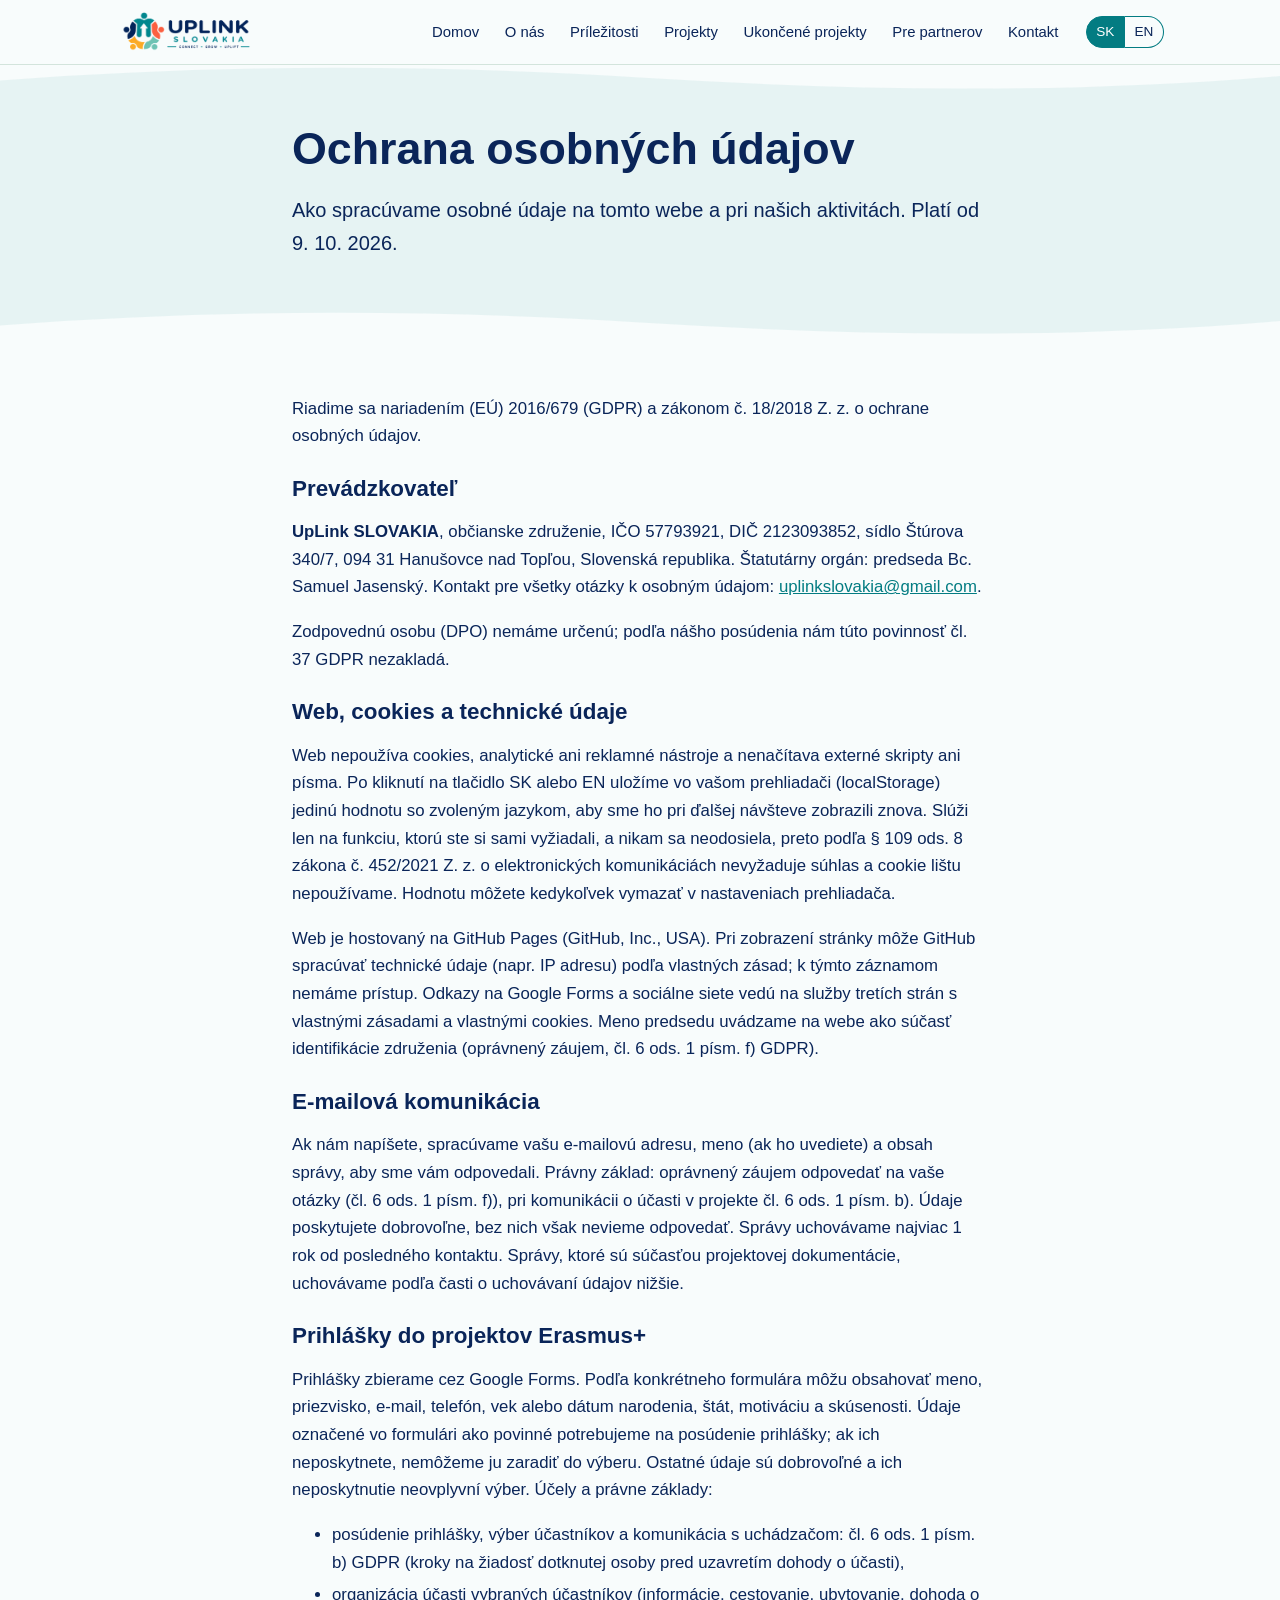
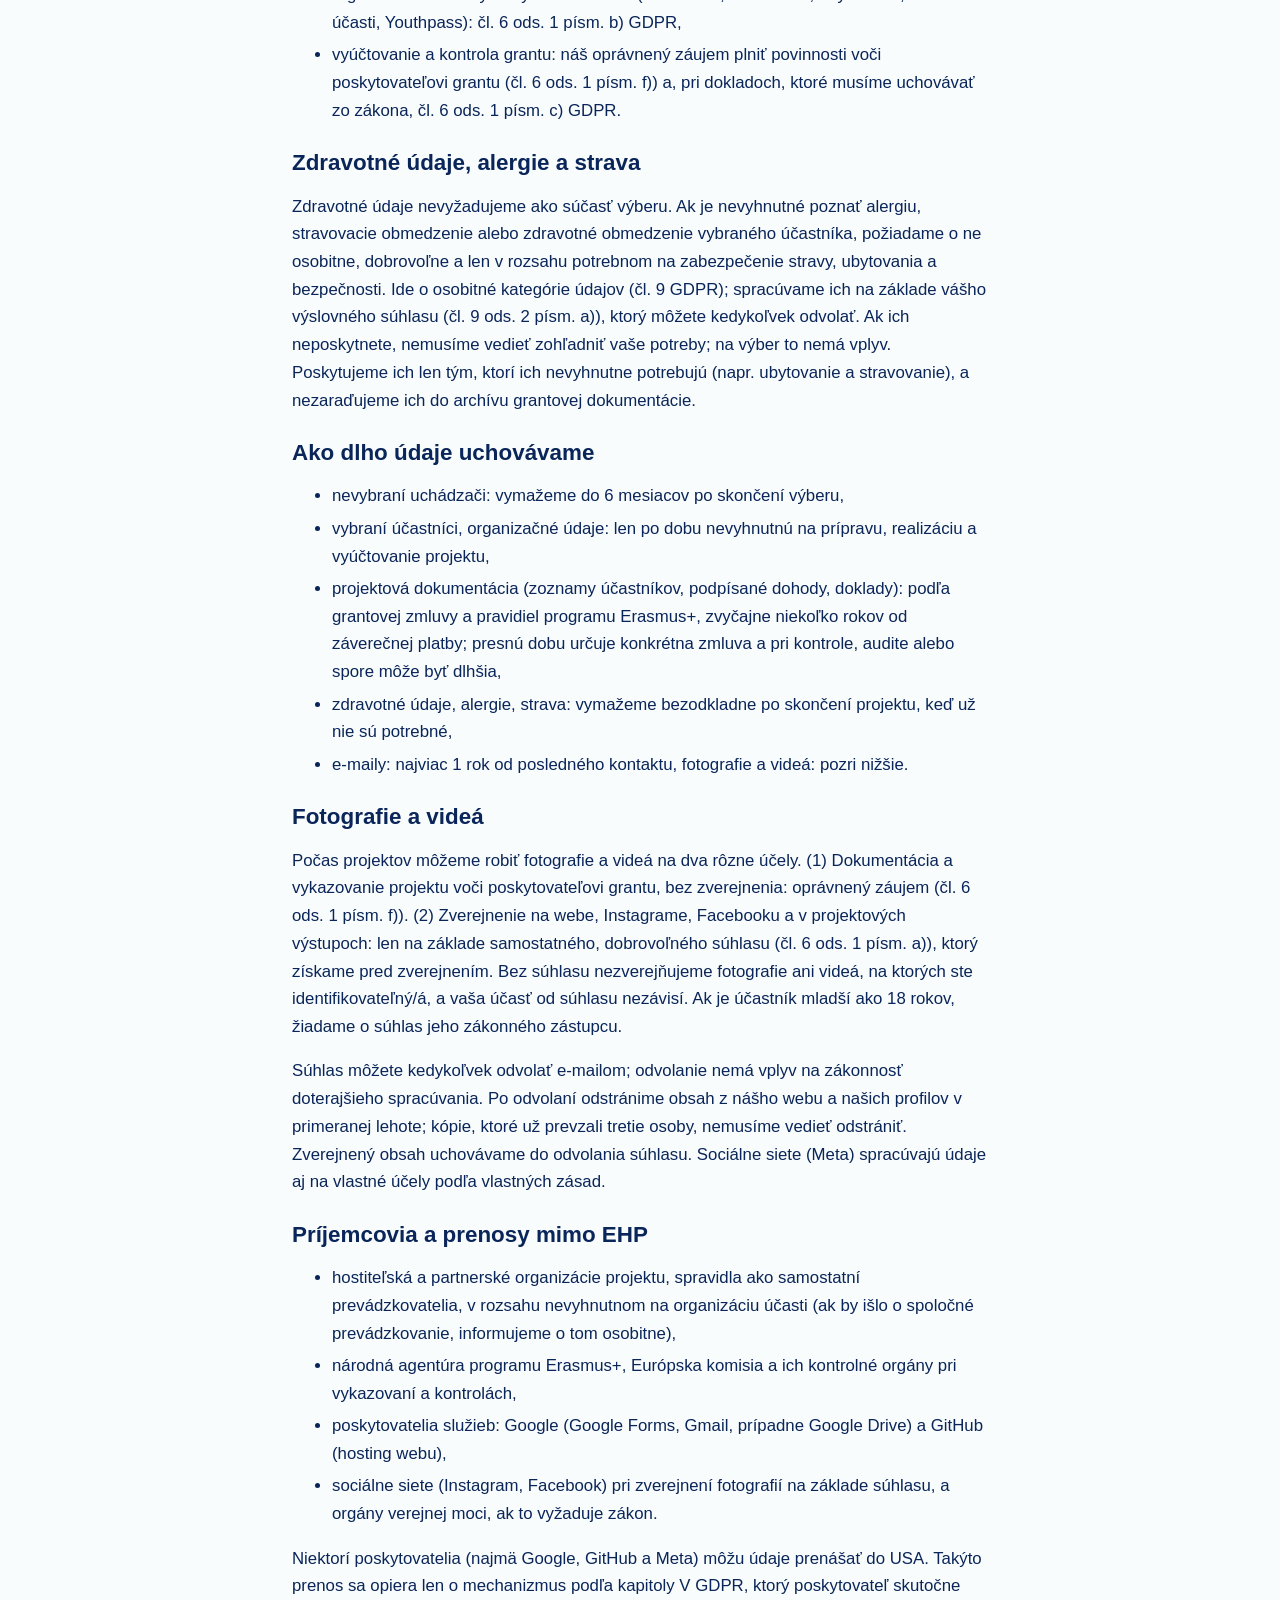
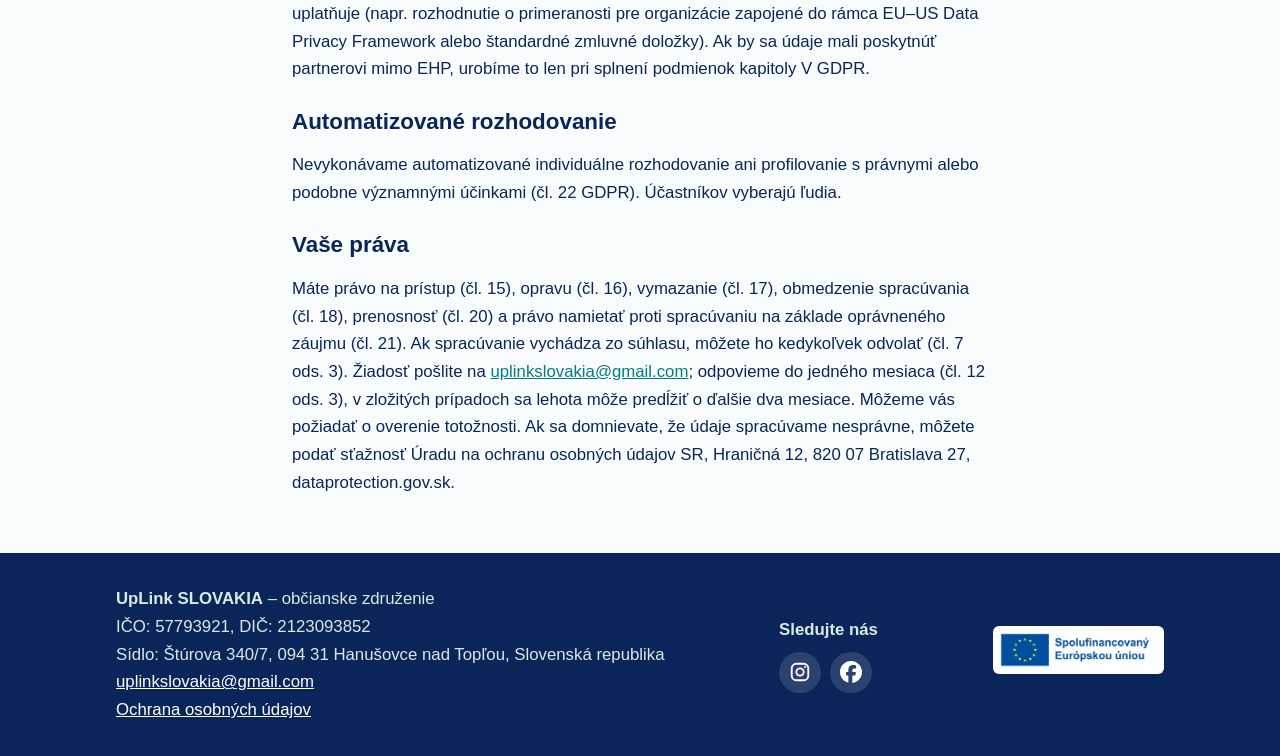
<file: privacy/index.html>
<!DOCTYPE html>
<html lang="sk" data-l="sk" data-tsk="Ochrana osobných údajov | UpLink Slovakia" data-ten="Privacy notice | UpLink Slovakia">
<head><meta charset="utf-8"><meta name="viewport" content="width=device-width,initial-scale=1">
<title>Ochrana osobných údajov | UpLink Slovakia</title><meta name="description" content="Informácie o spracúvaní osobných údajov UpLink SLOVAKIA.">
<link rel="icon" href="/images/favicon.png"><link rel="stylesheet" href="/css/style.css"><script src="/js/site.js"></script></head>
<body><header><div class="wrap bar"><a class="logo" href="/"><img src="/images/logo-full.png" alt="UpLink Slovakia" height="48"></a>
<nav aria-label="Menu"><a href="/"><span data-sk>Domov</span><span data-en>Home</span></a><a href="/about/"><span data-sk>O nás</span><span data-en>About us</span></a><a href="/opportunities/"><span data-sk>Príležitosti</span><span data-en>Opportunities</span></a><a href="/projects/"><span data-sk>Projekty</span><span data-en>Projects</span></a><a href="/completed-projects/"><span data-sk>Ukončené projekty</span><span data-en>Completed projects</span></a><a href="/partners/"><span data-sk>Pre partnerov</span><span data-en>For partners</span></a><a href="/contact/"><span data-sk>Kontakt</span><span data-en>Contact</span></a></nav>
<div class="lang"><button data-set="sk">SK</button><button data-set="en">EN</button></div></div></header>
<main><section class="s alt"><div class="wrap narrow"><h1 data-sk>Ochrana osobných údajov</h1><h1 data-en>Privacy notice</h1><p class="lead"><span data-sk>Ako spracúvame osobné údaje na tomto webe a pri našich aktivitách. Platí od 9. 10. 2026.</span><span data-en>How we process personal data on this website and in our activities. Effective from 9 October 2026.</span></p></div></section><section class="s"><div class="wrap narrow"><p data-sk>Riadime sa nariadením (EÚ) 2016/679 (GDPR) a zákonom č. 18/2018 Z. z. o ochrane osobných údajov.</p><p data-en>We follow Regulation (EU) 2016/679 (GDPR) and Slovak Act No. 18/2018 Coll. on personal data protection.</p><h2 data-sk>Prevádzkovateľ</h2><h2 data-en>Controller</h2><p data-sk><b>UpLink SLOVAKIA</b>, občianske združenie, IČO 57793921, DIČ 2123093852, sídlo Štúrova 340/7, 094 31 Hanušovce nad Topľou, Slovenská republika. Štatutárny orgán: predseda Bc. Samuel Jasenský. Kontakt pre všetky otázky k osobným údajom: <a href='mailto:uplinkslovakia@gmail.com'>uplinkslovakia@gmail.com</a>.</p><p data-en><b>UpLink SLOVAKIA</b>, civic association (občianske združenie), company ID (IČO) 57793921, tax ID (DIČ) 2123093852, registered office Štúrova 340/7, 094 31 Hanušovce nad Topľou, Slovak Republic. Statutory body: chairman Bc. Samuel Jasenský. Contact for all personal data questions: <a href='mailto:uplinkslovakia@gmail.com'>uplinkslovakia@gmail.com</a>.</p><p data-sk>Zodpovednú osobu (DPO) nemáme určenú; podľa nášho posúdenia nám túto povinnosť čl. 37 GDPR nezakladá.</p><p data-en>We have not appointed a data protection officer (DPO); in our assessment Art. 37 GDPR does not oblige us to do so.</p><h2 data-sk>Web, cookies a technické údaje</h2><h2 data-en>Website, cookies and technical data</h2><p data-sk>Web nepoužíva cookies, analytické ani reklamné nástroje a nenačítava externé skripty ani písma. Po kliknutí na tlačidlo SK alebo EN uložíme vo vašom prehliadači (localStorage) jedinú hodnotu so zvoleným jazykom, aby sme ho pri ďalšej návšteve zobrazili znova. Slúži len na funkciu, ktorú ste si sami vyžiadali, a nikam sa neodosiela, preto podľa § 109 ods. 8 zákona č. 452/2021 Z. z. o elektronických komunikáciách nevyžaduje súhlas a cookie lištu nepoužívame. Hodnotu môžete kedykoľvek vymazať v nastaveniach prehliadača.</p><p data-en>The website uses no cookies, analytics or advertising tools and loads no external scripts or fonts. When you click SK or EN, we store a single value with the chosen language in your browser (localStorage) so it can be shown again on your next visit. It serves only a function you requested, is never sent anywhere, and therefore needs no consent under Section 109(8) of Slovak Act No. 452/2021 Coll. on electronic communications, so we use no cookie banner. You can delete the value any time in your browser settings.</p><p data-sk>Web je hostovaný na GitHub Pages (GitHub, Inc., USA). Pri zobrazení stránky môže GitHub spracúvať technické údaje (napr. IP adresu) podľa vlastných zásad; k týmto záznamom nemáme prístup. Odkazy na Google Forms a sociálne siete vedú na služby tretích strán s vlastnými zásadami a vlastnými cookies. Meno predsedu uvádzame na webe ako súčasť identifikácie združenia (oprávnený záujem, čl. 6 ods. 1 písm. f) GDPR).</p><p data-en>The website is hosted on GitHub Pages (GitHub, Inc., USA). When a page is shown, GitHub may process technical data (e.g. IP address) under its own policies; we have no access to these records. Links to Google Forms and social networks lead to third-party services with their own policies and cookies. We show the chairman's name on the website as part of the association's identification (legitimate interest, Art. 6(1)(f) GDPR).</p><h2 data-sk>E-mailová komunikácia</h2><h2 data-en>E-mail communication</h2><p data-sk>Ak nám napíšete, spracúvame vašu e-mailovú adresu, meno (ak ho uvediete) a obsah správy, aby sme vám odpovedali. Právny základ: oprávnený záujem odpovedať na vaše otázky (čl. 6 ods. 1 písm. f)), pri komunikácii o účasti v projekte čl. 6 ods. 1 písm. b). Údaje poskytujete dobrovoľne, bez nich však nevieme odpovedať. Správy uchovávame najviac 1 rok od posledného kontaktu. Správy, ktoré sú súčasťou projektovej dokumentácie, uchovávame podľa časti o uchovávaní údajov nižšie.</p><p data-en>If you write to us, we process your e-mail address, name (if given) and message to reply. Legal basis: legitimate interest in answering your questions (Art. 6(1)(f)); for communication about project participation Art. 6(1)(b). Providing the data is voluntary, but without it we cannot reply. We keep messages for at most 1 year after the last contact. Messages that form part of project documentation are kept as described in the retention section below.</p><h2 data-sk>Prihlášky do projektov Erasmus+</h2><h2 data-en>Erasmus+ project applications</h2><p data-sk>Prihlášky zbierame cez Google Forms. Podľa konkrétneho formulára môžu obsahovať meno, priezvisko, e-mail, telefón, vek alebo dátum narodenia, štát, motiváciu a skúsenosti. Údaje označené vo formulári ako povinné potrebujeme na posúdenie prihlášky; ak ich neposkytnete, nemôžeme ju zaradiť do výberu. Ostatné údaje sú dobrovoľné a ich neposkytnutie neovplyvní výber. Účely a právne základy:</p><p data-en>We collect applications via Google Forms. Depending on the form, they may include first and last name, e-mail, phone, age or date of birth, country, motivation and experience. Data marked as required in the form are needed to assess the application; if you do not provide them, we cannot include it in the selection. Other data are voluntary and not providing them does not affect the selection. Purposes and legal bases:</p><ul><li><span data-sk>posúdenie prihlášky, výber účastníkov a komunikácia s uchádzačom: čl. 6 ods. 1 písm. b) GDPR (kroky na žiadosť dotknutej osoby pred uzavretím dohody o účasti),</span><span data-en>assessing the application, selecting participants and communicating with applicants: Art. 6(1)(b) GDPR (steps taken at the request of the data subject before entering into a participation agreement),</span></li><li><span data-sk>organizácia účasti vybraných účastníkov (informácie, cestovanie, ubytovanie, dohoda o účasti, Youthpass): čl. 6 ods. 1 písm. b) GDPR,</span><span data-en>organising the participation of selected participants (information, travel, accommodation, participation agreement, Youthpass): Art. 6(1)(b) GDPR,</span></li><li><span data-sk>vyúčtovanie a kontrola grantu: náš oprávnený záujem plniť povinnosti voči poskytovateľovi grantu (čl. 6 ods. 1 písm. f)) a, pri dokladoch, ktoré musíme uchovávať zo zákona, čl. 6 ods. 1 písm. c) GDPR.</span><span data-en>grant reporting and checks: our legitimate interest in meeting obligations towards the grant provider (Art. 6(1)(f)) and, for documents we must keep by law, Art. 6(1)(c) GDPR.</span></li></ul><h2 data-sk>Zdravotné údaje, alergie a strava</h2><h2 data-en>Health data, allergies and diet</h2><p data-sk>Zdravotné údaje nevyžadujeme ako súčasť výberu. Ak je nevyhnutné poznať alergiu, stravovacie obmedzenie alebo zdravotné obmedzenie vybraného účastníka, požiadame o ne osobitne, dobrovoľne a len v rozsahu potrebnom na zabezpečenie stravy, ubytovania a bezpečnosti. Ide o osobitné kategórie údajov (čl. 9 GDPR); spracúvame ich na základe vášho výslovného súhlasu (čl. 9 ods. 2 písm. a)), ktorý môžete kedykoľvek odvolať. Ak ich neposkytnete, nemusíme vedieť zohľadniť vaše potreby; na výber to nemá vplyv. Poskytujeme ich len tým, ktorí ich nevyhnutne potrebujú (napr. ubytovanie a stravovanie), a nezaraďujeme ich do archívu grantovej dokumentácie.</p><p data-en>We do not require health data as part of the selection. If it is necessary to know about an allergy, dietary or health restriction of a selected participant, we ask separately, voluntarily and only to the extent needed to provide food, accommodation and safety. These are special categories of data (Art. 9 GDPR); we process them on the basis of your explicit consent (Art. 9(2)(a)), which you can withdraw at any time. If you do not provide them, we may not be able to take your needs into account; it does not affect the selection. We share them only with those who strictly need them (e.g. accommodation and catering) and do not include them in the archive of grant documentation.</p><h2 data-sk>Ako dlho údaje uchovávame</h2><h2 data-en>How long we keep data</h2><ul><li><span data-sk>nevybraní uchádzači: vymažeme do 6 mesiacov po skončení výberu,</span><span data-en>non-selected applicants: deleted within 6 months after the selection ends,</span></li><li><span data-sk>vybraní účastníci, organizačné údaje: len po dobu nevyhnutnú na prípravu, realizáciu a vyúčtovanie projektu,</span><span data-en>selected participants, organisational data: only as long as necessary to prepare, run and report the project,</span></li><li><span data-sk>projektová dokumentácia (zoznamy účastníkov, podpísané dohody, doklady): podľa grantovej zmluvy a pravidiel programu Erasmus+, zvyčajne niekoľko rokov od záverečnej platby; presnú dobu určuje konkrétna zmluva a pri kontrole, audite alebo spore môže byť dlhšia,</span><span data-en>project documentation (participant lists, signed agreements, supporting documents): according to the grant agreement and Erasmus+ rules, usually several years after the final payment; the exact period is set by the specific agreement and may be longer in case of a check, audit or dispute,</span></li><li><span data-sk>zdravotné údaje, alergie, strava: vymažeme bezodkladne po skončení projektu, keď už nie sú potrebné,</span><span data-en>health data, allergies, diet: deleted without delay after the project ends, when no longer needed,</span></li><li><span data-sk>e-maily: najviac 1 rok od posledného kontaktu, fotografie a videá: pozri nižšie.</span><span data-en>e-mails: at most 1 year after the last contact; photos and videos: see below.</span></li></ul><h2 data-sk>Fotografie a videá</h2><h2 data-en>Photos and videos</h2><p data-sk>Počas projektov môžeme robiť fotografie a videá na dva rôzne účely. (1) Dokumentácia a vykazovanie projektu voči poskytovateľovi grantu, bez zverejnenia: oprávnený záujem (čl. 6 ods. 1 písm. f)). (2) Zverejnenie na webe, Instagrame, Facebooku a v projektových výstupoch: len na základe samostatného, dobrovoľného súhlasu (čl. 6 ods. 1 písm. a)), ktorý získame pred zverejnením. Bez súhlasu nezverejňujeme fotografie ani videá, na ktorých ste identifikovateľný/á, a vaša účasť od súhlasu nezávisí. Ak je účastník mladší ako 18 rokov, žiadame o súhlas jeho zákonného zástupcu.</p><p data-en>During projects we may take photos and videos for two different purposes. (1) Documentation and reporting to the grant provider, without publication: legitimate interest (Art. 6(1)(f)). (2) Publication on the website, Instagram, Facebook and in project outputs: only on the basis of a separate, voluntary consent (Art. 6(1)(a)) obtained before publication. Without consent we do not publish photos or videos in which you are identifiable, and your participation does not depend on it. If a participant is under 18, we ask for the consent of their legal guardian.</p><p data-sk>Súhlas môžete kedykoľvek odvolať e-mailom; odvolanie nemá vplyv na zákonnosť doterajšieho spracúvania. Po odvolaní odstránime obsah z nášho webu a našich profilov v primeranej lehote; kópie, ktoré už prevzali tretie osoby, nemusíme vedieť odstrániť. Zverejnený obsah uchovávame do odvolania súhlasu. Sociálne siete (Meta) spracúvajú údaje aj na vlastné účely podľa vlastných zásad.</p><p data-en>You can withdraw consent at any time by e-mail; withdrawal does not affect the lawfulness of earlier processing. After withdrawal we remove the content from our website and profiles within a reasonable time; we may not be able to remove copies already taken by third parties. Published content is kept until consent is withdrawn. Social networks (Meta) also process data for their own purposes under their own policies.</p><h2 data-sk>Príjemcovia a prenosy mimo EHP</h2><h2 data-en>Recipients and transfers outside the EEA</h2><ul><li><span data-sk>hostiteľská a partnerské organizácie projektu, spravidla ako samostatní prevádzkovatelia, v rozsahu nevyhnutnom na organizáciu účasti (ak by išlo o spoločné prevádzkovanie, informujeme o tom osobitne),</span><span data-en>the host and partner organisations of a project, generally as independent controllers, to the extent necessary to organise participation (if joint controllership applies, we will inform you separately),</span></li><li><span data-sk>národná agentúra programu Erasmus+, Európska komisia a ich kontrolné orgány pri vykazovaní a kontrolách,</span><span data-en>the Erasmus+ national agency, the European Commission and their audit bodies for reporting and checks,</span></li><li><span data-sk>poskytovatelia služieb: Google (Google Forms, Gmail, prípadne Google Drive) a GitHub (hosting webu),</span><span data-en>service providers: Google (Google Forms, Gmail, possibly Google Drive) and GitHub (website hosting),</span></li><li><span data-sk>sociálne siete (Instagram, Facebook) pri zverejnení fotografií na základe súhlasu, a orgány verejnej moci, ak to vyžaduje zákon.</span><span data-en>social networks (Instagram, Facebook) when photos are published on the basis of consent, and public authorities where required by law.</span></li></ul><p data-sk>Niektorí poskytovatelia (najmä Google, GitHub a Meta) môžu údaje prenášať do USA. Takýto prenos sa opiera len o mechanizmus podľa kapitoly V GDPR, ktorý poskytovateľ skutočne uplatňuje (napr. rozhodnutie o primeranosti pre organizácie zapojené do rámca EU–US Data Privacy Framework alebo štandardné zmluvné doložky). Ak by sa údaje mali poskytnúť partnerovi mimo EHP, urobíme to len pri splnení podmienok kapitoly V GDPR.</p><p data-en>Some providers (notably Google, GitHub and Meta) may transfer data to the USA. Such transfers rely only on a mechanism under Chapter V GDPR that the provider actually applies (e.g. an adequacy decision for organisations in the EU–US Data Privacy Framework or standard contractual clauses). If data were to be provided to a partner outside the EEA, we will do so only if the conditions of Chapter V GDPR are met.</p><h2 data-sk>Automatizované rozhodovanie</h2><h2 data-en>Automated decision-making</h2><p data-sk>Nevykonávame automatizované individuálne rozhodovanie ani profilovanie s právnymi alebo podobne významnými účinkami (čl. 22 GDPR). Účastníkov vyberajú ľudia.</p><p data-en>We do not carry out automated individual decision-making or profiling with legal or similarly significant effects (Art. 22 GDPR). Participants are selected by people.</p><h2 data-sk>Vaše práva</h2><h2 data-en>Your rights</h2><p data-sk>Máte právo na prístup (čl. 15), opravu (čl. 16), vymazanie (čl. 17), obmedzenie spracúvania (čl. 18), prenosnosť (čl. 20) a právo namietať proti spracúvaniu na základe oprávneného záujmu (čl. 21). Ak spracúvanie vychádza zo súhlasu, môžete ho kedykoľvek odvolať (čl. 7 ods. 3). Žiadosť pošlite na <a href='mailto:uplinkslovakia@gmail.com'>uplinkslovakia@gmail.com</a>; odpovieme do jedného mesiaca (čl. 12 ods. 3), v zložitých prípadoch sa lehota môže predĺžiť o ďalšie dva mesiace. Môžeme vás požiadať o overenie totožnosti. Ak sa domnievate, že údaje spracúvame nesprávne, môžete podať sťažnosť Úradu na ochranu osobných údajov SR, Hraničná 12, 820 07 Bratislava 27, dataprotection.gov.sk.</p><p data-en>You have the right of access (Art. 15), rectification (Art. 16), erasure (Art. 17), restriction (Art. 18), portability (Art. 20) and the right to object to processing based on legitimate interest (Art. 21). Where processing is based on consent, you can withdraw it at any time (Art. 7(3)). Send your request to <a href='mailto:uplinkslovakia@gmail.com'>uplinkslovakia@gmail.com</a>; we will reply within one month (Art. 12(3)), which may be extended by two further months in complex cases. We may ask you to verify your identity. If you believe we process data incorrectly, you can lodge a complaint with the Office for Personal Data Protection of the Slovak Republic, Hraničná 12, 820 07 Bratislava 27, dataprotection.gov.sk.</p></div></section></main>
<footer><div class="wrap foot"><div><b>UpLink SLOVAKIA</b> – <span data-sk>občianske združenie</span><span data-en>civic association</span><br>IČO: 57793921, DIČ: 2123093852<br><span data-sk>Sídlo</span><span data-en>Registered office</span>: Štúrova 340/7, 094 31 Hanušovce nad Topľou, <span data-sk>Slovenská republika</span><span data-en>Slovak Republic</span><br><a href="mailto:uplinkslovakia@gmail.com">uplinkslovakia@gmail.com</a><br>
<a href="/privacy/"><span data-sk>Ochrana osobných údajov</span><span data-en>Privacy</span></a></div>
<div class="soc"><b><span data-sk>Sledujte nás</span><span data-en>Follow us</span></b><div class="soclinks"><a class="ic" href="https://www.instagram.com/uplinkslovakia/" target="_blank" rel="noopener noreferrer"><svg viewBox="0 0 24 24" width="22" height="22" aria-hidden="true" focusable="false" fill="none" stroke="currentColor" stroke-width="2" stroke-linecap="round" stroke-linejoin="round"><rect x="3" y="3" width="18" height="18" rx="5"/><circle cx="12" cy="12" r="4"/><circle cx="17.5" cy="6.5" r="1.1" fill="currentColor" stroke="none"/></svg><span class="vh"><span data-sk>Instagram UpLink Slovakia (nová karta)</span><span data-en>UpLink Slovakia on Instagram (new tab)</span></span></a><a class="ic" href="https://www.facebook.com/profile.php?id=61593353863007" target="_blank" rel="noopener noreferrer"><svg viewBox="0 0 24 24" width="22" height="22" aria-hidden="true" focusable="false" fill="currentColor"><path d="M9.101 23.691v-7.98H6.627v-3.667h2.474v-1.58c0-4.085 1.848-5.978 5.858-5.978.401 0 .955.042 1.468.103a8.68 8.68 0 0 1 1.141.195v3.325a8.623 8.623 0 0 0-.653-.036 26.805 26.805 0 0 0-.733-.009c-.707 0-1.259.096-1.675.309a1.686 1.686 0 0 0-.679.622c-.258.42-.374.995-.374 1.752v1.297h3.919l-.386 2.103-.287 1.564h-3.246v8.245C19.396 23.238 24 18.179 24 12.044c0-6.627-5.373-12-12-12s-12 5.373-12 12c0 5.628 3.874 10.35 9.101 11.647Z"/></svg><span class="vh"><span data-sk>Facebook UpLink Slovakia (nová karta)</span><span data-en>UpLink Slovakia on Facebook (new tab)</span></span></a></div></div>
<div class="eu"><img data-sk src="/images/eu-cofunded-sk.jpg" alt="Spolufinancované Európskou úniou" height="48"><img data-en src="/images/eu-cofunded-en.jpg" alt="Co-funded by the European Union" height="48"></div></div></footer></body></html>
</file>
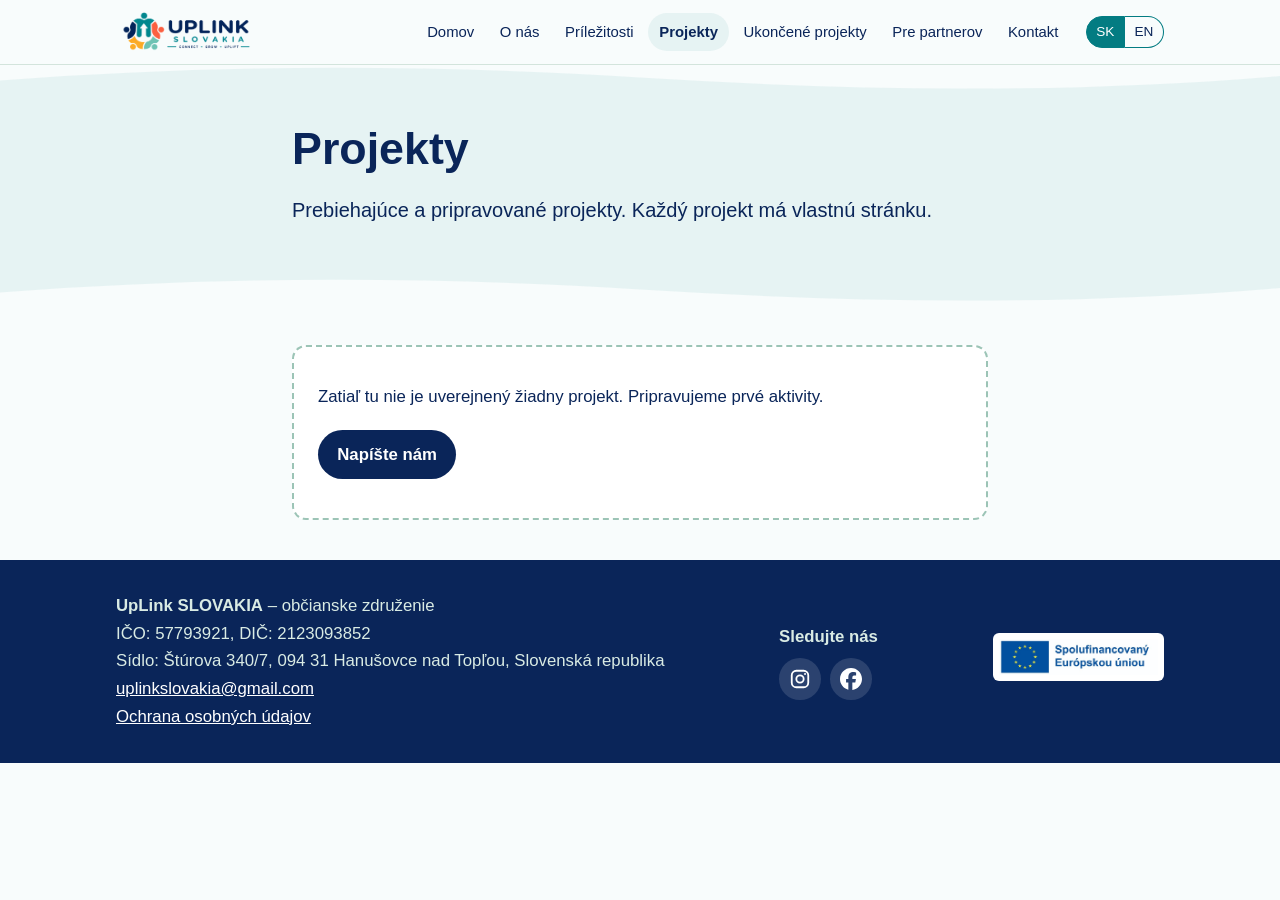
<file: projects/index.html>
<!DOCTYPE html>
<html lang="sk" data-l="sk" data-tsk="Projekty | UpLink Slovakia" data-ten="Projects | UpLink Slovakia">
<head><meta charset="utf-8"><meta name="viewport" content="width=device-width,initial-scale=1">
<title>Projekty | UpLink Slovakia</title><meta name="description" content="Projekty UpLink Slovakia.">
<link rel="icon" href="/images/favicon.png"><link rel="stylesheet" href="/css/style.css"><script src="/js/site.js"></script></head>
<body><header><div class="wrap bar"><a class="logo" href="/"><img src="/images/logo-full.png" alt="UpLink Slovakia" height="48"></a>
<nav aria-label="Menu"><a href="/"><span data-sk>Domov</span><span data-en>Home</span></a><a href="/about/"><span data-sk>O nás</span><span data-en>About us</span></a><a href="/opportunities/"><span data-sk>Príležitosti</span><span data-en>Opportunities</span></a><a href="/projects/" aria-current="page"><span data-sk>Projekty</span><span data-en>Projects</span></a><a href="/completed-projects/"><span data-sk>Ukončené projekty</span><span data-en>Completed projects</span></a><a href="/partners/"><span data-sk>Pre partnerov</span><span data-en>For partners</span></a><a href="/contact/"><span data-sk>Kontakt</span><span data-en>Contact</span></a></nav>
<div class="lang"><button data-set="sk">SK</button><button data-set="en">EN</button></div></div></header>
<main><section class="s alt"><div class="wrap narrow"><h1 data-sk>Projekty</h1><h1 data-en>Projects</h1><p class="lead"><span data-sk>Prebiehajúce a pripravované projekty. Každý projekt má vlastnú stránku.</span><span data-en>Ongoing and planned projects. Each project has its own page.</span></p></div></section><section class="s"><div class="wrap narrow"><div class="empty"><p data-sk>Zatiaľ tu nie je uverejnený žiadny projekt. Pripravujeme prvé aktivity.</p><p data-en>No project is published yet. We are preparing our first activities.</p><p><a class="btn" href="mailto:uplinkslovakia@gmail.com"><span data-sk>Napíšte nám</span><span data-en>Write to us</span></a></p></div></div></section></main>
<footer><div class="wrap foot"><div><b>UpLink SLOVAKIA</b> – <span data-sk>občianske združenie</span><span data-en>civic association</span><br>IČO: 57793921, DIČ: 2123093852<br><span data-sk>Sídlo</span><span data-en>Registered office</span>: Štúrova 340/7, 094 31 Hanušovce nad Topľou, <span data-sk>Slovenská republika</span><span data-en>Slovak Republic</span><br><a href="mailto:uplinkslovakia@gmail.com">uplinkslovakia@gmail.com</a><br>
<a href="/privacy/"><span data-sk>Ochrana osobných údajov</span><span data-en>Privacy</span></a></div>
<div class="soc"><b><span data-sk>Sledujte nás</span><span data-en>Follow us</span></b><div class="soclinks"><a class="ic" href="https://www.instagram.com/uplinkslovakia/" target="_blank" rel="noopener noreferrer"><svg viewBox="0 0 24 24" width="22" height="22" aria-hidden="true" focusable="false" fill="none" stroke="currentColor" stroke-width="2" stroke-linecap="round" stroke-linejoin="round"><rect x="3" y="3" width="18" height="18" rx="5"/><circle cx="12" cy="12" r="4"/><circle cx="17.5" cy="6.5" r="1.1" fill="currentColor" stroke="none"/></svg><span class="vh"><span data-sk>Instagram UpLink Slovakia (nová karta)</span><span data-en>UpLink Slovakia on Instagram (new tab)</span></span></a><a class="ic" href="https://www.facebook.com/profile.php?id=61593353863007" target="_blank" rel="noopener noreferrer"><svg viewBox="0 0 24 24" width="22" height="22" aria-hidden="true" focusable="false" fill="currentColor"><path d="M9.101 23.691v-7.98H6.627v-3.667h2.474v-1.58c0-4.085 1.848-5.978 5.858-5.978.401 0 .955.042 1.468.103a8.68 8.68 0 0 1 1.141.195v3.325a8.623 8.623 0 0 0-.653-.036 26.805 26.805 0 0 0-.733-.009c-.707 0-1.259.096-1.675.309a1.686 1.686 0 0 0-.679.622c-.258.42-.374.995-.374 1.752v1.297h3.919l-.386 2.103-.287 1.564h-3.246v8.245C19.396 23.238 24 18.179 24 12.044c0-6.627-5.373-12-12-12s-12 5.373-12 12c0 5.628 3.874 10.35 9.101 11.647Z"/></svg><span class="vh"><span data-sk>Facebook UpLink Slovakia (nová karta)</span><span data-en>UpLink Slovakia on Facebook (new tab)</span></span></a></div></div>
<div class="eu"><img data-sk src="/images/eu-cofunded-sk.jpg" alt="Spolufinancované Európskou úniou" height="48"><img data-en src="/images/eu-cofunded-en.jpg" alt="Co-funded by the European Union" height="48"></div></div></footer></body></html>
</file>
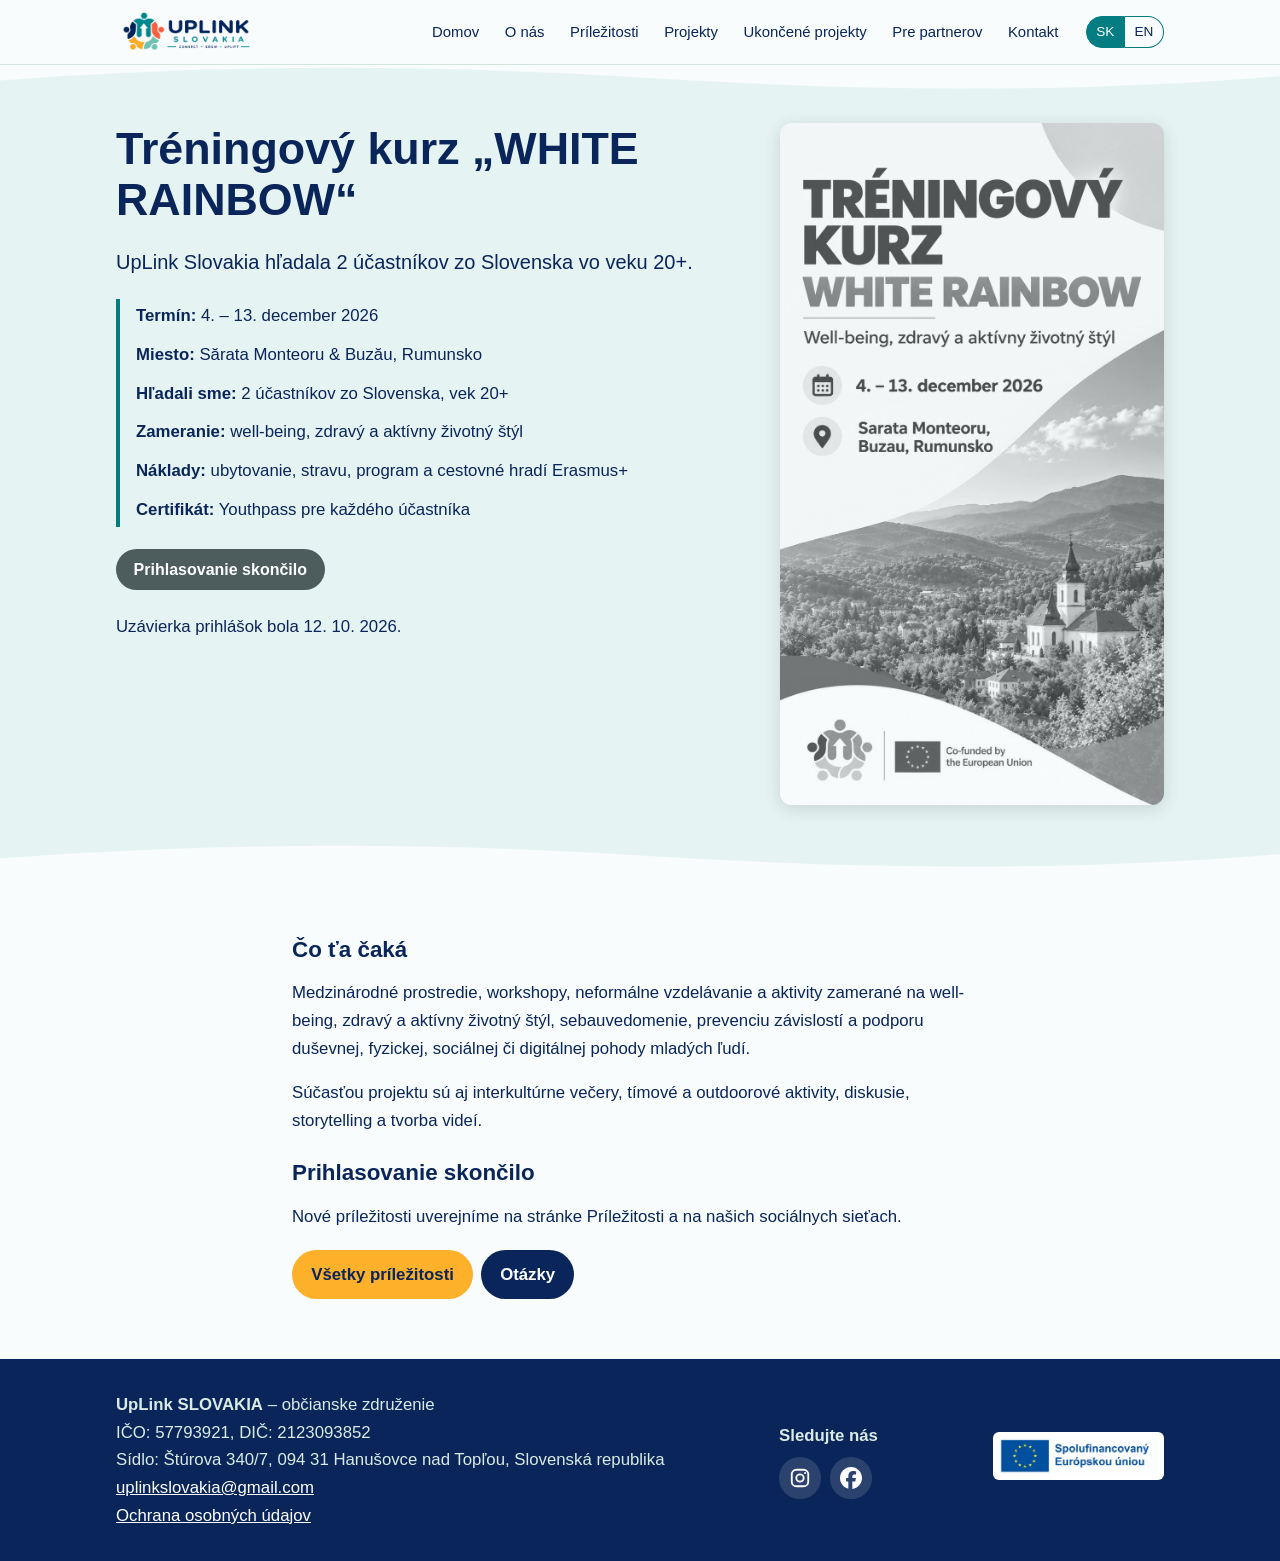
<file: opportunities/white-rainbow/index.html>
<!DOCTYPE html>
<html lang="sk" data-l="sk" data-tsk="WHITE RAINBOW – tréningový kurz v Rumunsku | UpLink Slovakia" data-ten="WHITE RAINBOW – training course in Romania | UpLink Slovakia">
<head><meta charset="utf-8"><meta name="viewport" content="width=device-width,initial-scale=1">
<title>WHITE RAINBOW – tréningový kurz v Rumunsku | UpLink Slovakia</title><meta name="description" content="Tréningový kurz WHITE RAINBOW, 4. – 13. december 2026, Rumunsko. Prihlasovanie skončilo.">
<link rel="icon" href="/images/favicon.png"><link rel="stylesheet" href="/css/style.css"><script src="/js/site.js"></script></head>
<body><header><div class="wrap bar"><a class="logo" href="/"><img src="/images/logo-full.png" alt="UpLink Slovakia" height="48"></a>
<nav aria-label="Menu"><a href="/"><span data-sk>Domov</span><span data-en>Home</span></a><a href="/about/"><span data-sk>O nás</span><span data-en>About us</span></a><a href="/opportunities/"><span data-sk>Príležitosti</span><span data-en>Opportunities</span></a><a href="/projects/"><span data-sk>Projekty</span><span data-en>Projects</span></a><a href="/completed-projects/"><span data-sk>Ukončené projekty</span><span data-en>Completed projects</span></a><a href="/partners/"><span data-sk>Pre partnerov</span><span data-en>For partners</span></a><a href="/contact/"><span data-sk>Kontakt</span><span data-en>Contact</span></a></nav>
<div class="lang"><button data-set="sk">SK</button><button data-set="en">EN</button></div></div></header>
<main><section class="s alt"><div class="wrap"><div class="two"><div>
<h1 data-sk>Tréningový kurz „WHITE RAINBOW“</h1><h1 data-en>Training course “WHITE RAINBOW”</h1>
<p class="lead" data-sk>UpLink Slovakia hľadala 2 účastníkov zo Slovenska vo veku 20+.</p><p class="lead" data-en>UpLink Slovakia was looking for 2 participants from Slovakia aged 20+.</p>
<ul class="facts"><li><span data-sk><b>Termín:</b> 4. – 13. december 2026</span><span data-en><b>Dates:</b> 4–13 December 2026</span></li><li><span data-sk><b>Miesto:</b> Sărata Monteoru &amp; Buzău, Rumunsko</span><span data-en><b>Place:</b> Sărata Monteoru &amp; Buzău, Romania</span></li><li><span data-sk><b>Hľadali sme:</b> 2 účastníkov zo Slovenska, vek 20+</span><span data-en><b>We were looking for:</b> 2 participants from Slovakia, aged 20+</span></li><li><span data-sk><b>Zameranie:</b> well-being, zdravý a aktívny životný štýl</span><span data-en><b>Focus:</b> well-being, healthy and active lifestyle</span></li><li><span data-sk><b>Náklady:</b> ubytovanie, stravu, program a cestovné hradí Erasmus+</span><span data-en><b>Costs:</b> accommodation, food, programme and travel are covered by Erasmus+</span></li><li><span data-sk><b>Certifikát:</b> Youthpass pre každého účastníka</span><span data-en><b>Certificate:</b> Youthpass for every participant</span></li></ul>
<p class="closedbar"><span data-sk>Prihlasovanie skončilo</span><span data-en>Applications are closed</span></p>
<p data-sk>Uzávierka prihlášok bola 12. 10. 2026.</p><p data-en>The application deadline was 12 October 2026.</p>
</div><div><img data-sk class="poster" src="/images/white-rainbow-sk.jpg" alt="Plagát: tréningový kurz WHITE RAINBOW, 4. – 13. december 2026, Rumunsko"><img data-en class="poster" src="/images/white-rainbow-en.jpg" alt="Poster: training course WHITE RAINBOW, 4–13 December 2026, Romania"></div></div></div></section><section class="s"><div class="wrap narrow"><h2 data-sk>Čo ťa čaká</h2><h2 data-en>What to expect</h2><p data-sk>Medzinárodné prostredie, workshopy, neformálne vzdelávanie a aktivity zamerané na well-being, zdravý a aktívny životný štýl, sebauvedomenie, prevenciu závislostí a podporu duševnej, fyzickej, sociálnej či digitálnej pohody mladých ľudí.</p><p data-en>An international environment, workshops, non-formal education and activities on well-being, a healthy and active lifestyle, self-awareness, prevention of addictions and support of the mental, physical, social and digital well-being of young people.</p><p data-sk>Súčasťou projektu sú aj interkultúrne večery, tímové a outdoorové aktivity, diskusie, storytelling a tvorba videí.</p><p data-en>The project also includes intercultural evenings, team and outdoor activities, discussions, storytelling and video making.</p><h2 data-sk>Prihlasovanie skončilo</h2><h2 data-en>Applications are closed</h2><p data-sk>Nové príležitosti uverejníme na stránke Príležitosti a na našich sociálnych sieťach.</p><p data-en>We will publish new opportunities on the Opportunities page and on our social media.</p><p><a class="btn sun" href="/opportunities/"><span data-sk>Všetky príležitosti</span><span data-en>All opportunities</span></a> <a class="btn" href="mailto:uplinkslovakia@gmail.com"><span data-sk>Otázky</span><span data-en>Questions</span></a></p></div></section></main>
<footer><div class="wrap foot"><div><b>UpLink SLOVAKIA</b> – <span data-sk>občianske združenie</span><span data-en>civic association</span><br>IČO: 57793921, DIČ: 2123093852<br><span data-sk>Sídlo</span><span data-en>Registered office</span>: Štúrova 340/7, 094 31 Hanušovce nad Topľou, <span data-sk>Slovenská republika</span><span data-en>Slovak Republic</span><br><a href="mailto:uplinkslovakia@gmail.com">uplinkslovakia@gmail.com</a><br>
<a href="/privacy/"><span data-sk>Ochrana osobných údajov</span><span data-en>Privacy</span></a></div>
<div class="soc"><b><span data-sk>Sledujte nás</span><span data-en>Follow us</span></b><div class="soclinks"><a class="ic" href="https://www.instagram.com/uplinkslovakia/" target="_blank" rel="noopener noreferrer"><svg viewBox="0 0 24 24" width="22" height="22" aria-hidden="true" focusable="false" fill="none" stroke="currentColor" stroke-width="2" stroke-linecap="round" stroke-linejoin="round"><rect x="3" y="3" width="18" height="18" rx="5"/><circle cx="12" cy="12" r="4"/><circle cx="17.5" cy="6.5" r="1.1" fill="currentColor" stroke="none"/></svg><span class="vh"><span data-sk>Instagram UpLink Slovakia (nová karta)</span><span data-en>UpLink Slovakia on Instagram (new tab)</span></span></a><a class="ic" href="https://www.facebook.com/profile.php?id=61593353863007" target="_blank" rel="noopener noreferrer"><svg viewBox="0 0 24 24" width="22" height="22" aria-hidden="true" focusable="false" fill="currentColor"><path d="M9.101 23.691v-7.98H6.627v-3.667h2.474v-1.58c0-4.085 1.848-5.978 5.858-5.978.401 0 .955.042 1.468.103a8.68 8.68 0 0 1 1.141.195v3.325a8.623 8.623 0 0 0-.653-.036 26.805 26.805 0 0 0-.733-.009c-.707 0-1.259.096-1.675.309a1.686 1.686 0 0 0-.679.622c-.258.42-.374.995-.374 1.752v1.297h3.919l-.386 2.103-.287 1.564h-3.246v8.245C19.396 23.238 24 18.179 24 12.044c0-6.627-5.373-12-12-12s-12 5.373-12 12c0 5.628 3.874 10.35 9.101 11.647Z"/></svg><span class="vh"><span data-sk>Facebook UpLink Slovakia (nová karta)</span><span data-en>UpLink Slovakia on Facebook (new tab)</span></span></a></div></div>
<div class="eu"><img data-sk src="/images/eu-cofunded-sk.jpg" alt="Spolufinancované Európskou úniou" height="48"><img data-en src="/images/eu-cofunded-en.jpg" alt="Co-funded by the European Union" height="48"></div></div></footer></body></html>
</file>
<file: css/style.css>
:root{--ink:#0a2559;--moss:#037c82;--mist:#e6f3f3;--paper:#f8fcfc;--sun:#fdb12b;--lake:#037c82}
*{box-sizing:border-box}
body{margin:0;font:1.05rem/1.65 "Segoe UI","Helvetica Neue",Arial,sans-serif;color:var(--ink);background:var(--paper)}
html[data-l=sk] [data-en],html[data-l=en] [data-sk]{display:none!important}
.wrap{max-width:68rem;margin:0 auto;padding:0 1.25rem}.narrow{max-width:46rem;margin:0 auto}
a{color:var(--lake)}a:focus-visible,button:focus-visible{outline:3px solid var(--sun);outline-offset:2px}
header{background:var(--paper);border-bottom:1px solid #d3e4dc;position:sticky;top:0;z-index:5}
.bar{display:flex;align-items:center;gap:1rem;min-height:4rem}
.logo{display:flex;align-items:center;gap:.6rem;text-decoration:none;color:var(--ink);line-height:1.1}
.logo b{font-size:1.3rem;display:block}.logo small{font-size:.75rem;color:var(--moss)}
nav{margin-left:auto;display:flex;gap:.2rem;align-items:center}
nav a{padding:.4rem .7rem;border-radius:99px;text-decoration:none;color:var(--ink);font-size:.93rem;white-space:nowrap}
nav a:hover,nav a[aria-current]{background:var(--mist)}nav a[aria-current]{font-weight:600}
.lang button{border:1px solid var(--moss);background:none;color:var(--ink);padding:.25rem .6rem;cursor:pointer;font:inherit;font-size:.85rem}
.lang button:first-child{border-radius:99px 0 0 99px}.lang button:last-child{border-radius:0 99px 99px 0;border-left:0}
.lang button[aria-pressed=true]{background:var(--moss);color:#fff}
h1,h2{line-height:1.15;margin:1.6rem 0 .6rem}h1{font-size:clamp(2rem,5vw,2.8rem);margin-top:0}h2{font-size:1.4rem}
.lead{font-size:1.25rem}
.hero{background:linear-gradient(180deg,var(--mist),var(--paper));padding:3.5rem 0 2rem}
.brand{font-size:clamp(2.6rem,7vw,4rem);margin:0;letter-spacing:-.02em}
.brand small{display:block;font-size:.38em;font-weight:500;color:var(--moss);letter-spacing:.02em}
.hero .lead{font-size:1.6rem;max-width:32rem;margin:1.2rem 0 .5rem}.sub{max-width:36rem}
.btn{display:inline-block;padding:.65rem 1.2rem;border-radius:99px;background:var(--ink);color:#fff;text-decoration:none;font-weight:600;margin:.2rem .2rem .2rem 0}
.btn.sun{background:var(--sun);color:var(--ink)}
.motif{width:100%;max-width:40rem;margin-top:1.5rem}
.draw{stroke-dasharray:1;stroke-dashoffset:1;animation:d 2.4s ease-out forwards}@keyframes d{to{stroke-dashoffset:0}}
.s{padding:2.5rem 0}.s.alt{background:var(--mist)}
.cols{display:grid;grid-template-columns:repeat(auto-fit,minmax(15rem,1fr));gap:1.5rem}
.cols>div{border-left:4px solid var(--c);padding-left:1.1rem}.cols h2{margin-top:0}
.empty{background:#fff;border:2px dashed #9cc4b6;border-radius:14px;padding:1.2rem 1.5rem}
li{margin:.3rem 0}
footer{background:var(--ink);color:#d9ebe4;padding:2rem 0}footer a{color:#fff}
.foot{display:flex;flex-wrap:wrap;gap:1.5rem;justify-content:space-between;align-items:center}
.eu img{background:#fff;padding:6px;border-radius:6px}
.hero .wrap{display:grid;grid-template-columns:1fr auto;gap:2rem;align-items:center}.mark{width:15rem;height:auto}
.logo img{display:block;width:auto}
.opp{display:grid;grid-template-columns:9rem 1fr;gap:1.2rem;background:#fff;border-radius:14px;border-left:5px solid var(--sun);padding:1rem;align-items:start}
.opp img{width:100%;height:9rem;object-fit:cover;object-position:top;border-radius:8px}.opp h3{margin:0 0 .3rem;font-size:1.25rem}.opp p{margin:.3rem 0}
.two{display:grid;grid-template-columns:1fr minmax(0,24rem);gap:2.5rem;align-items:start}
.poster{width:100%;height:auto;border-radius:12px;box-shadow:0 4px 18px #0a255933}
.facts{list-style:none;padding:0;margin:1rem 0;border-left:4px solid var(--moss)}.facts li{padding:.2rem 0 .2rem 1rem}
@media(max-width:52rem){.two,.opp{grid-template-columns:1fr}.opp img{height:12rem}}
@media(max-width:60rem){.hero .wrap{grid-template-columns:1fr}.mark{display:none}header{position:static}.bar{flex-wrap:wrap;padding:.6rem 1.25rem}nav{order:3;margin-left:0;width:100%;overflow-x:auto;padding-bottom:.3rem}.lang{margin-left:auto}}
html{scroll-behavior:smooth}
header{background:#f8fcfcdd;backdrop-filter:saturate(1.4) blur(8px);-webkit-backdrop-filter:saturate(1.4) blur(8px)}
nav a{transition:background .2s}
.hero{position:relative;overflow:hidden;padding-bottom:4.5rem}
.hero::before{content:"";position:absolute;inset:-15%;background:radial-gradient(circle at 18% 30%,#8bd0c466,transparent 38%),radial-gradient(circle at 82% 18%,#fdb12b40,transparent 34%),radial-gradient(circle at 62% 95%,#ff644426,transparent 38%);animation:drift 26s ease-in-out infinite alternate}
#net{position:absolute;inset:0;width:100%;height:100%;opacity:0;transition:opacity 1.6s ease}#net.on{opacity:1}
.hero .wrap{position:relative;z-index:1}
.mark{animation:float 7s ease-in-out infinite}
.hero::after,.s.alt::before,.s.alt::after{content:"";position:absolute;left:0;right:0;height:30px;pointer-events:none;background-size:100% 100%;background-repeat:no-repeat}
.hero::after,.s.alt::after{bottom:-1px;background-image:url("data:image/svg+xml,%3Csvg xmlns='http://www.w3.org/2000/svg' viewBox='0 0 1440 40' preserveAspectRatio='none'%3E%3Cpath fill='%23f8fcfc' d='M0 40V22C240 0 480 0 720 18S1200 40 1440 16V40Z'/%3E%3C/svg%3E")}
.s.alt::before{top:-1px;background-image:url("data:image/svg+xml,%3Csvg xmlns='http://www.w3.org/2000/svg' viewBox='0 0 1440 40' preserveAspectRatio='none'%3E%3Cpath fill='%23f8fcfc' d='M0 0V22C240 0 480 0 720 18S1200 40 1440 16V0Z'/%3E%3C/svg%3E")}
.s.alt{position:relative;padding:3.6rem 0}
.cols>div{background:#fff;padding:1.3rem 1.4rem;border-radius:0 14px 14px 0;box-shadow:0 2px 14px #0a255912;transition:transform .25s,box-shadow .25s}
.cols>div:hover,.opp:hover{transform:translateY(-4px);box-shadow:0 10px 26px #0a255920}
.opp{box-shadow:0 2px 14px #0a255912;transition:transform .25s,box-shadow .25s}
.opp>div:first-child{overflow:hidden;border-radius:8px}.opp img{transition:transform .5s}.opp:hover img{transform:scale(1.05)}
.btn{transition:transform .2s,box-shadow .2s,background .2s}.btn:hover{transform:translateY(-2px);box-shadow:0 6px 16px #0a255933}.btn:active{transform:none}
.soc-s{background:linear-gradient(120deg,#0a2559,#037c82);color:#fff;text-align:center;position:relative;overflow:hidden;padding:2.6rem 0}
.soc-s::before,.soc-s::after{content:"";position:absolute;border-radius:50%;opacity:.3}
.soc-s::before{width:14rem;height:14rem;background:#fdb12b;left:-4rem;top:-7rem}.soc-s::after{width:11rem;height:11rem;background:#ff6444;right:-3rem;bottom:-6rem}
.soc-s .wrap{position:relative;z-index:1}.soc-s h2{margin-top:0;font-size:1.7rem}.soc-s p{max-width:38rem;margin:.4rem auto}
.btn.ig,.btn.fb{display:inline-flex;align-items:center;gap:.55rem;margin:.3rem}
.btn.ig{background:linear-gradient(45deg,#fdb12b,#ff6444);color:#0a2559}.btn.fb{background:#fff;color:#0a2559}
.soc b{display:block;margin-bottom:.5rem}.soclinks,.socrow{display:flex;gap:.6rem;align-items:center}
.ic{display:inline-flex;width:2.6rem;height:2.6rem;border-radius:50%;align-items:center;justify-content:center;background:#ffffff22;color:#fff;text-decoration:none;transition:background .2s,transform .2s,color .2s}
.ic:hover{background:var(--sun);color:var(--ink);transform:translateY(-2px)}.ic.dk{background:var(--mist);color:var(--ink)}.ic.dk:hover{background:var(--sun)}
.vh{position:absolute!important;width:1px;height:1px;overflow:hidden;clip:rect(0 0 0 0);white-space:nowrap}
html.js .rv{opacity:0;transform:translateY(16px);transition:opacity .7s ease,transform .7s ease}html.js .rv.in{opacity:1;transform:none}
@keyframes drift{to{transform:translate3d(3%,2%,0) scale(1.06)}}@keyframes float{50%{transform:translateY(-10px)}}
@media(prefers-reduced-motion:reduce){.draw,.hero::before,.mark{animation:none}.draw{stroke-dashoffset:0}html{scroll-behavior:auto}.btn,.cols>div,.opp,.ic{transition:none}}

.opp.closed,.opp.closed:hover{border-left-color:#aab8b8;background:#f1f5f5;box-shadow:none;transform:none}.opp.closed img{filter:grayscale(1);opacity:.6}.opp.closed h3,.opp.closed p{color:#4d5d5d}
.opp.closed .btn{background:#d5dede;color:#3d4f4f}.opp.closed .btn:hover{box-shadow:none}
.badge,.closedbar{display:inline-block;padding:.2rem .8rem;border-radius:99px;background:#4d5d5d;color:#fff;font-size:.85rem;font-weight:600;margin:0 0 .5rem}.closedbar{font-size:1rem;padding:.45rem 1.1rem;margin:.4rem 0}
.two .poster{filter:grayscale(1);opacity:.75}
.opp.closed .badge{color:#fff}
</file>
